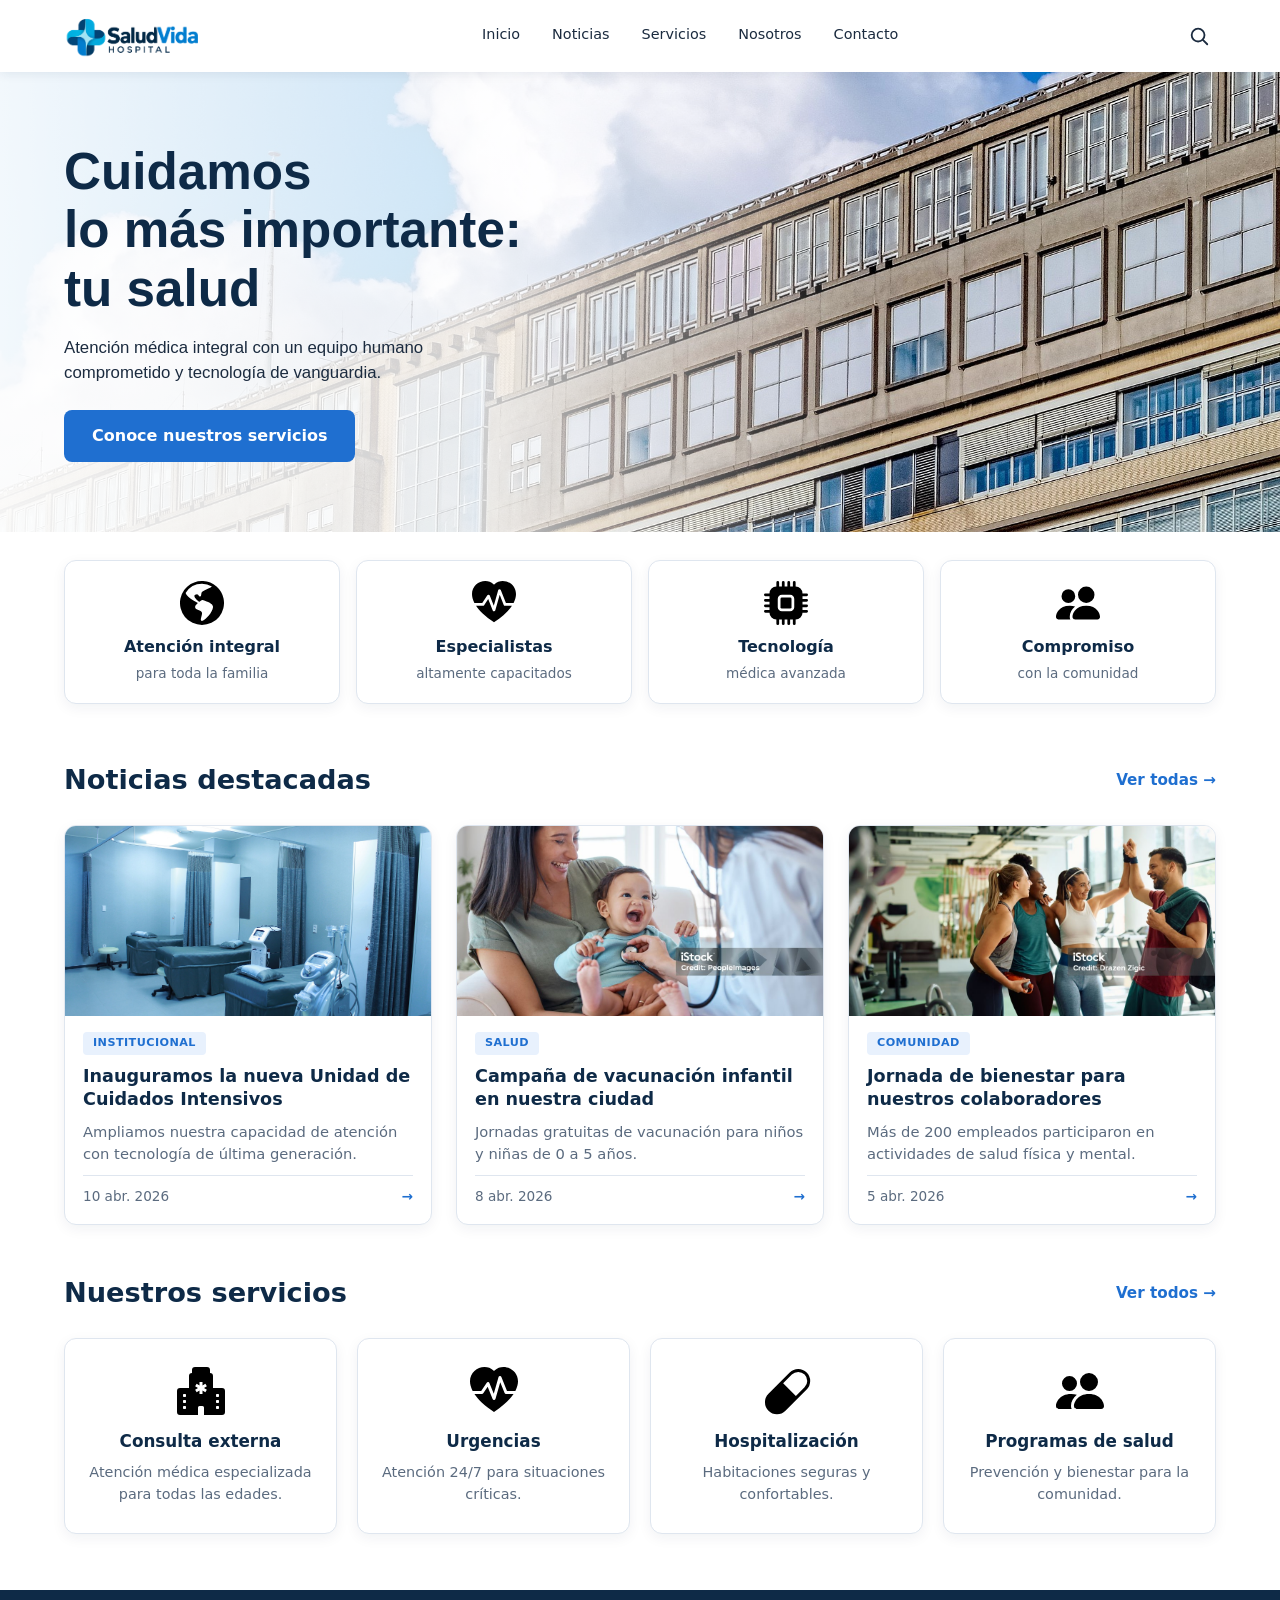
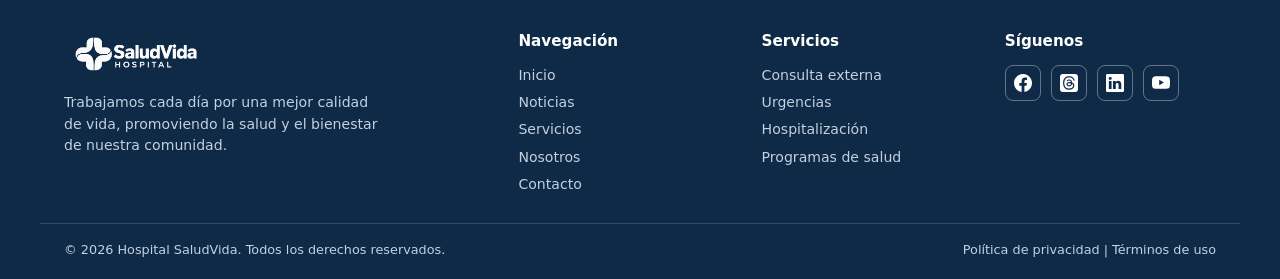
<file: index.html>
<!DOCTYPE html>
<html lang="es">
<head>
    <meta charset="UTF-8">
    <meta name="description" content="Hospital SaludVida: atención médica integral con un equipo humano comprometido y tecnología de vanguardia.">
    <meta name="viewport" content="width=device-width, initial-scale=1.0">
    <title>SaludVida Hospital</title>
    <link rel="stylesheet" href="css/styles.css">
</head>
<body>
    <header class="header">
        <div class="container header-container">
            <a class="brand" href="index.html">
                <img src="img/logos/logo-saludvida-header.png" alt="Logo SaludVida Hospital" class="brand-img">
            </a>
            <nav class="nav" aria-label="Navegación principal">
                <a href="#inicio">Inicio</a>
                <a href="#noticias">Noticias</a>
                <a href="#servicios">Servicios</a>
                <a href="#nosotros">Nosotros</a>
                <a href="contacto.html">Contacto</a>
            </nav>
            <button class="search-btn" type="button" aria-label="Buscar">
                <svg width="22" height="22" viewBox="0 0 24 24" fill="none" stroke="currentColor" stroke-width="2" stroke-linecap="round" aria-hidden="true">
                    <circle cx="11" cy="11" r="7"></circle>
                    <line x1="16.5" y1="16.5" x2="21" y2="21"></line>
                </svg>
            </button>
        </div>
    </header>

    <main>
        <section class="hero" id="inicio">
            <img src="img/banner.jpg" alt="Fachada del hospital SaludVida" class="hero-img">
            <div class="container hero-content">
                <h1>Cuidamos <br>lo más importante: <br>tu salud</h1>
                <p class="hero-description">
                    Atención médica integral con un equipo humano comprometido y tecnología de vanguardia.
                </p>
                <a class="primary-action" href="#servicios">Conoce nuestros servicios</a>
            </div>
        </section>

        <section class="stats">
            <div class="container stats-grid">
                <div class="stat">
                    <img src="icons/atention.svg" alt="">
                    <strong>Atención integral</strong>
                    <span>para toda la familia</span>
                </div>
                <div class="stat">
                    <img src="icons/urgencias.svg" alt="">
                    <strong>Especialistas</strong>
                    <span>altamente capacitados</span>
                </div>
                <div class="stat">
                    <img src="icons/tecnologia.svg" alt="">
                    <strong>Tecnología</strong>
                    <span>médica avanzada</span>
                </div>
                <div class="stat">
                    <img src="icons/comunidad.svg" alt="">
                    <strong>Compromiso</strong>
                    <span>con la comunidad</span>
                </div>
            </div>
        </section>

        <section class="notices" id="noticias">
            <div class="container">
                <header class="section-heading">
                    <h2>Noticias destacadas</h2>
                    <a class="see-all" href="noticias.html">Ver todas →</a>
                </header>
                <div class="notices-grid">
                    <article class="notice-card">
                        <div class="notice-image"><img src="img/card1.jpg" alt="Unidad de cuidados intensivos"></div>
                        <div class="notice-body">
                            <span class="tag tag-institucional">INSTITUCIONAL</span>
                            <h3>Inauguramos la nueva Unidad de Cuidados Intensivos</h3>
                            <p>Ampliamos nuestra capacidad de atención con tecnología de última generación.</p>
                            <a class="notice-link" href="noticias.html"><span>10 abr. 2026</span><span>→</span></a>
                        </div>
                    </article>

                    <article class="notice-card">
                        <div class="notice-image"><img src="img/card2.jpg" alt="Vacunación infantil"></div>
                        <div class="notice-body">
                            <span class="tag tag-salud">SALUD</span>
                            <h3>Campaña de vacunación infantil en nuestra ciudad</h3>
                            <p>Jornadas gratuitas de vacunación para niños y niñas de 0 a 5 años.</p>
                            <a class="notice-link" href="noticias.html"><span>8 abr. 2026</span><span>→</span></a>
                        </div>
                    </article>

                    <article class="notice-card">
                        <div class="notice-image"><img src="img/card3.jpg" alt="Jornada de bienestar"></div>
                        <div class="notice-body">
                            <span class="tag tag-comunidad">COMUNIDAD</span>
                            <h3>Jornada de bienestar para nuestros colaboradores</h3>
                            <p>Más de 200 empleados participaron en actividades de salud física y mental.</p>
                            <a class="notice-link" href="noticias.html"><span>5 abr. 2026</span><span>→</span></a>
                        </div>
                    </article>
                </div>
            </div>
        </section>

        <section class="services" id="servicios">
            <div class="container">
                <header class="section-heading">
                    <h2>Nuestros servicios</h2>
                    <a class="see-all" href="servicios.html">Ver todos →</a>
                </header>
                <div class="services-grid">
                    <article class="service-card">
                        <img src="icons/consulta.svg" alt="">
                        <h3>Consulta externa</h3>
                        <p>Atención médica especializada para todas las edades.</p>
                    </article>

                    <article class="service-card">
                        <img src="icons/urgencias.svg" alt="">
                        <h3>Urgencias</h3>
                        <p>Atención 24/7 para situaciones críticas.</p>
                    </article>

                    <article class="service-card">
                        <img src="icons/hospitalizacion.svg" alt="">
                        <h3>Hospitalización</h3>
                        <p>Habitaciones seguras y confortables.</p>
                    </article>

                    <article class="service-card">
                        <img src="icons/comunidad.svg" alt="">
                        <h3>Programas de salud</h3>
                        <p>Prevención y bienestar para la comunidad.</p>
                    </article>
                </div>
            </div>
        </section>
    </main>

    <footer class="footer" id="contacto">
        <div class="container footer-grid">
            <div class="footer-brand" id="nosotros">
                <img src="img/logos/logo-saludvida-footer.png" alt="SaludVida Hospital">
                <p>Trabajamos cada día por una mejor calidad de vida, promoviendo la salud y el bienestar de nuestra comunidad.</p>
            </div>

            <section>
                <h3>Navegación</h3>
                <ul class="footer-links">
                    <li><a href="#inicio">Inicio</a></li>
                    <li><a href="#noticias">Noticias</a></li>
                    <li><a href="#servicios">Servicios</a></li>
                    <li><a href="#nosotros">Nosotros</a></li>
                    <li><a href="contacto.html">Contacto</a></li>
                </ul>
            </section>

            <section>
                <h3>Servicios</h3>
                <ul class="footer-links">
                    <li>Consulta externa</li>
                    <li>Urgencias</li>
                    <li>Hospitalización</li>
                    <li>Programas de salud</li>
                </ul>
            </section>

            <section>
                <h3>Síguenos</h3>
                <div class="footer-redes">
                    <a href="#" aria-label="Facebook"><img src="icons/facebook.svg" alt=""></a>
                    <a href="#" aria-label="Threads"><img src="icons/threads-fill.svg" alt=""></a>
                    <a href="#" aria-label="LinkedIn"><img src="icons/linkedin.svg" alt=""></a>
                    <a href="#" aria-label="YouTube"><img src="icons/youtube.svg" alt=""></a>
                </div>
            </section>
        </div>

        <div class="container footer-bottom">
            <span>© 2026 Hospital SaludVida. Todos los derechos reservados.</span>
            <span>Política de privacidad | Términos de uso</span>
        </div>
    </footer>
</body>
</html>
</file>
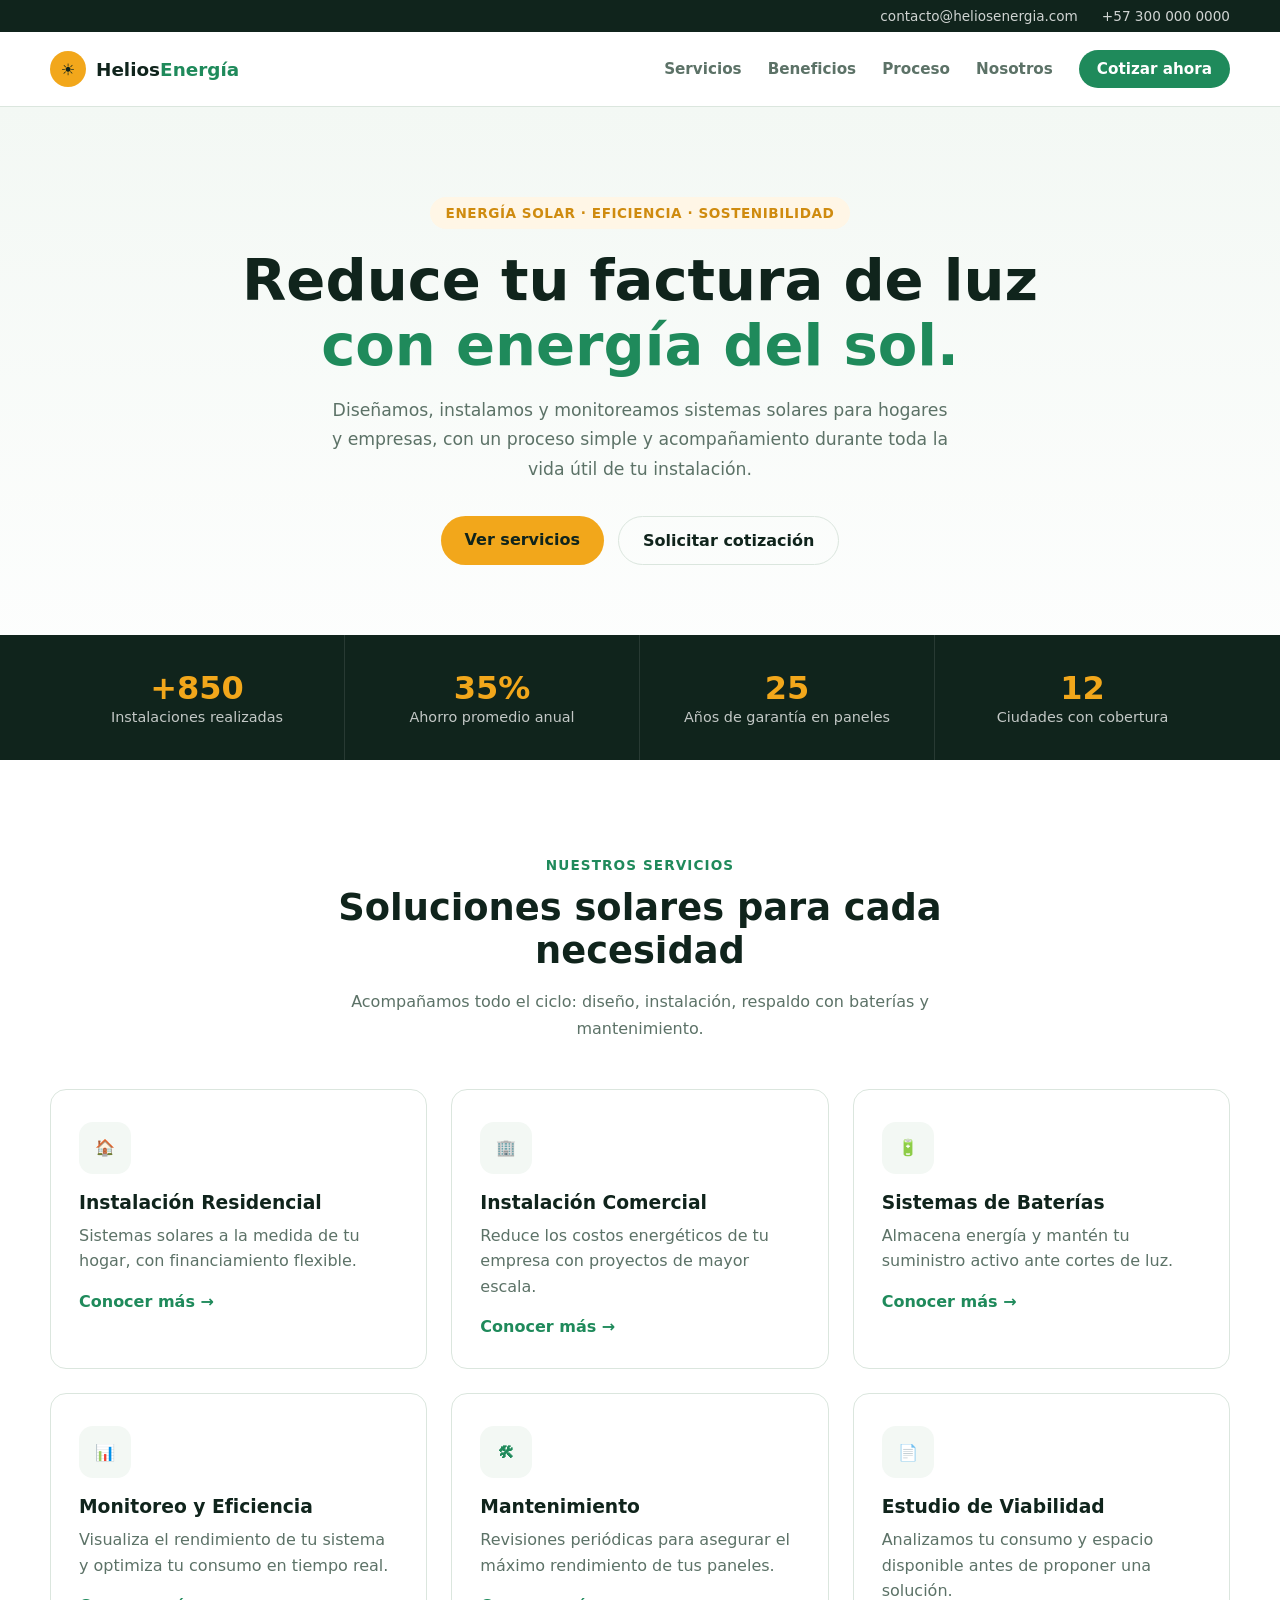
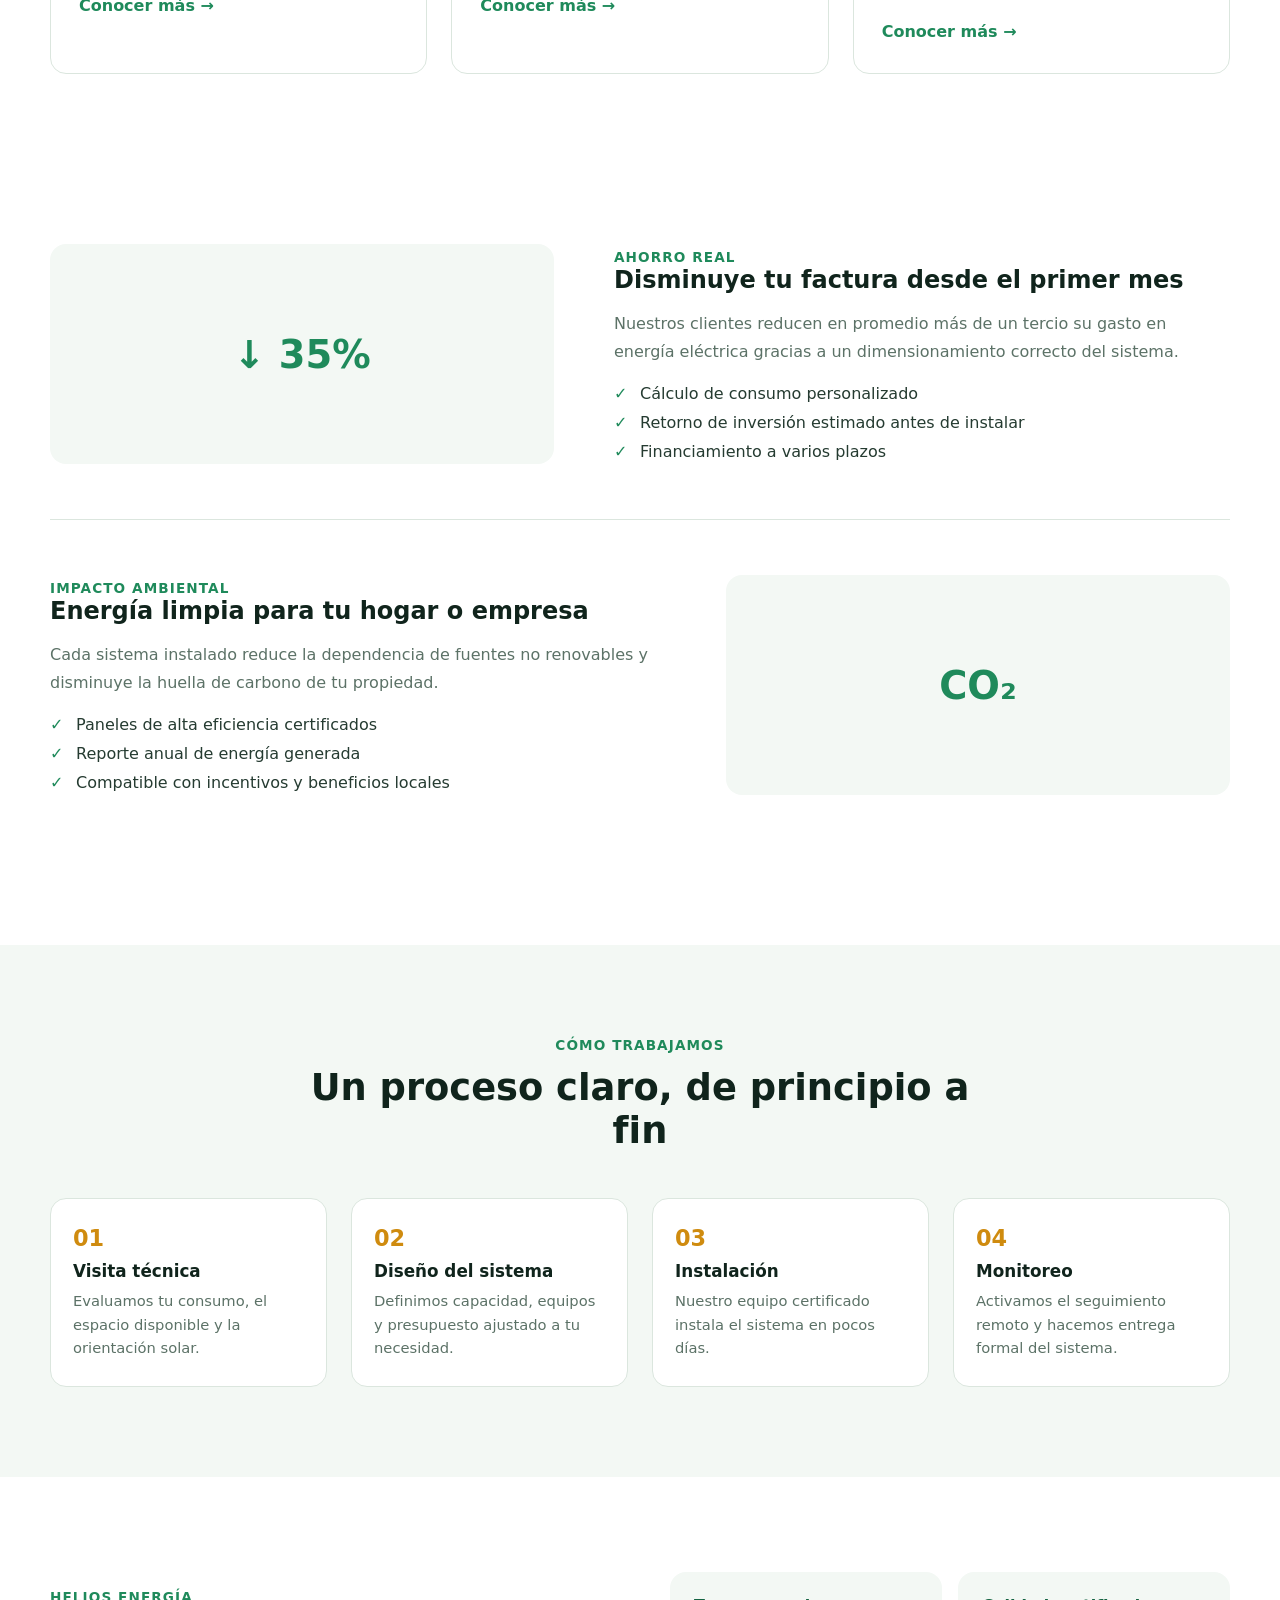
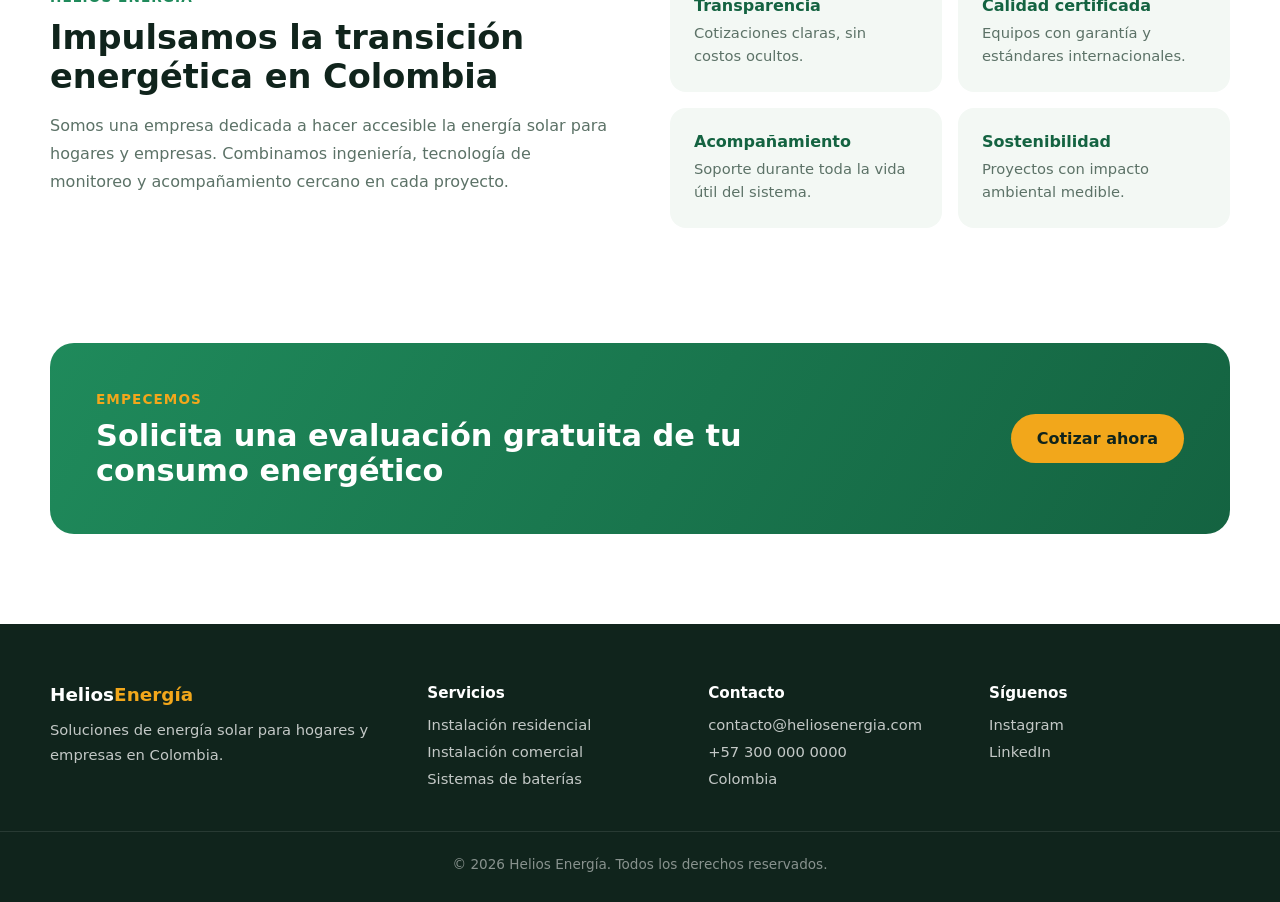
<file: helios-energia/index.html>
<!doctype html>
<html lang="es">
<head>
    <meta charset="utf-8">
    <meta name="viewport" content="width=device-width, initial-scale=1">
    <meta name="description" content="Instalación de paneles solares, baterías y eficiencia energética para hogares y empresas.">
    <title>Inicio | Helios Energía</title>
    <link rel="stylesheet" href="styles.css">
</head>
<body>

    <div class="topbar">
        <div class="container topbar-container">
            <a href="">contacto@heliosenergia.com</a>
            <a href="">+57 300 000 0000</a>
        </div>
    </div>

    <header class="header">
        <div class="container header-container">
            <a class="brand" href="index.html">
                <span class="brand-icon">☀</span>
                <span class="brand-name">Helios<span>Energía</span></span>
            </a>
            <nav class="nav" aria-label="Navegación principal">
                <a href="#servicios">Servicios</a>
                <a href="#beneficios">Beneficios</a>
                <a href="#proceso">Proceso</a>
                <a href="#nosotros">Nosotros</a>
                <a class="nav-cta" href="#contacto">Cotizar ahora</a>
            </nav>
        </div>
    </header>

    <main>

        <section class="hero">
            <div class="container">
                <span class="hero-badge">ENERGÍA SOLAR · EFICIENCIA · SOSTENIBILIDAD</span>
                <h1>Reduce tu factura de luz <span>con energía del sol.</span></h1>
                <p class="hero-description">
                    Diseñamos, instalamos y monitoreamos sistemas solares para hogares
                    y empresas, con un proceso simple y acompañamiento durante toda
                    la vida útil de tu instalación.
                </p>
                <div class="hero-actions">
                    <a class="primary-action" href="#servicios">Ver servicios</a>
                    <a class="secondary-action" href="#contacto">Solicitar cotización</a>
                </div>
            </div>

            <div class="stats">
                <div class="container stats-grid">
                    <div class="stat"><strong>+850</strong><span>Instalaciones realizadas</span></div>
                    <div class="stat"><strong>35%</strong><span>Ahorro promedio anual</span></div>
                    <div class="stat"><strong>25</strong><span>Años de garantía en paneles</span></div>
                    <div class="stat"><strong>12</strong><span>Ciudades con cobertura</span></div>
                </div>
            </div>
        </section>

        <section class="services" id="servicios">
            <div class="container">
                <header class="section-heading">
                    <span class="section-label">NUESTROS SERVICIOS</span>
                    <h2>Soluciones solares para cada necesidad</h2>
                    <p>Acompañamos todo el ciclo: diseño, instalación, respaldo con baterías y mantenimiento.</p>
                </header>
                <div class="services-grid">
                    <article class="service-card">
                        <div class="service-icon">🏠</div>
                        <h3>Instalación Residencial</h3>
                        <p>Sistemas solares a la medida de tu hogar, con financiamiento flexible.</p>
                        <a class="service-link" href="instalacion-residencial.html">Conocer más →</a>
                    </article>
                    <article class="service-card">
                        <div class="service-icon">🏢</div>
                        <h3>Instalación Comercial</h3>
                        <p>Reduce los costos energéticos de tu empresa con proyectos de mayor escala.</p>
                        <a class="service-link" href="#contacto">Conocer más →</a>
                    </article>
                    <article class="service-card">
                        <div class="service-icon">🔋</div>
                        <h3>Sistemas de Baterías</h3>
                        <p>Almacena energía y mantén tu suministro activo ante cortes de luz.</p>
                        <a class="service-link" href="#contacto">Conocer más →</a>
                    </article>
                    <article class="service-card">
                        <div class="service-icon">📊</div>
                        <h3>Monitoreo y Eficiencia</h3>
                        <p>Visualiza el rendimiento de tu sistema y optimiza tu consumo en tiempo real.</p>
                        <a class="service-link" href="#contacto">Conocer más →</a>
                    </article>
                    <article class="service-card">
                        <div class="service-icon">🛠</div>
                        <h3>Mantenimiento</h3>
                        <p>Revisiones periódicas para asegurar el máximo rendimiento de tus paneles.</p>
                        <a class="service-link" href="#contacto">Conocer más →</a>
                    </article>
                    <article class="service-card">
                        <div class="service-icon">📄</div>
                        <h3>Estudio de Viabilidad</h3>
                        <p>Analizamos tu consumo y espacio disponible antes de proponer una solución.</p>
                        <a class="service-link" href="#contacto">Conocer más →</a>
                    </article>
                </div>
            </div>
        </section>

        <section class="benefits" id="beneficios">
            <div class="container">
                <div class="benefit-row">
                    <div class="benefit-visual">↓ 35%</div>
                    <div class="benefit-text">
                        <span class="section-label">AHORRO REAL</span>
                        <h3>Disminuye tu factura desde el primer mes</h3>
                        <p>Nuestros clientes reducen en promedio más de un tercio su gasto en energía eléctrica gracias a un dimensionamiento correcto del sistema.</p>
                        <ul class="benefit-list">
                            <li>Cálculo de consumo personalizado</li>
                            <li>Retorno de inversión estimado antes de instalar</li>
                            <li>Financiamiento a varios plazos</li>
                        </ul>
                    </div>
                </div>
                <div class="benefit-row reverse">
                    <div class="benefit-visual">CO₂</div>
                    <div class="benefit-text">
                        <span class="section-label">IMPACTO AMBIENTAL</span>
                        <h3>Energía limpia para tu hogar o empresa</h3>
                        <p>Cada sistema instalado reduce la dependencia de fuentes no renovables y disminuye la huella de carbono de tu propiedad.</p>
                        <ul class="benefit-list">
                            <li>Paneles de alta eficiencia certificados</li>
                            <li>Reporte anual de energía generada</li>
                            <li>Compatible con incentivos y beneficios locales</li>
                        </ul>
                    </div>
                </div>
            </div>
        </section>

        <section class="process" id="proceso">
            <div class="container">
                <header class="section-heading">
                    <span class="section-label">CÓMO TRABAJAMOS</span>
                    <h2>Un proceso claro, de principio a fin</h2>
                </header>
                <div class="steps">
                    <article class="step">
                        <span>01</span>
                        <h3>Visita técnica</h3>
                        <p>Evaluamos tu consumo, el espacio disponible y la orientación solar.</p>
                    </article>
                    <article class="step">
                        <span>02</span>
                        <h3>Diseño del sistema</h3>
                        <p>Definimos capacidad, equipos y presupuesto ajustado a tu necesidad.</p>
                    </article>
                    <article class="step">
                        <span>03</span>
                        <h3>Instalación</h3>
                        <p>Nuestro equipo certificado instala el sistema en pocos días.</p>
                    </article>
                    <article class="step">
                        <span>04</span>
                        <h3>Monitoreo</h3>
                        <p>Activamos el seguimiento remoto y hacemos entrega formal del sistema.</p>
                    </article>
                </div>
            </div>
        </section>

        <section class="about" id="nosotros">
            <div class="container about-grid">
                <div class="about-text">
                    <span class="section-label">HELIOS ENERGÍA</span>
                    <h2>Impulsamos la transición energética en Colombia</h2>
                    <p>
                        Somos una empresa dedicada a hacer accesible la energía solar
                        para hogares y empresas. Combinamos ingeniería, tecnología de
                        monitoreo y acompañamiento cercano en cada proyecto.
                    </p>
                </div>
                <div class="about-values">
                    <div class="value-card">
                        <h4>Transparencia</h4>
                        <p>Cotizaciones claras, sin costos ocultos.</p>
                    </div>
                    <div class="value-card">
                        <h4>Calidad certificada</h4>
                        <p>Equipos con garantía y estándares internacionales.</p>
                    </div>
                    <div class="value-card">
                        <h4>Acompañamiento</h4>
                        <p>Soporte durante toda la vida útil del sistema.</p>
                    </div>
                    <div class="value-card">
                        <h4>Sostenibilidad</h4>
                        <p>Proyectos con impacto ambiental medible.</p>
                    </div>
                </div>
            </div>
        </section>

        <section class="cta">
            <div class="container">
                <div class="cta-box">
                    <div>
                        <span class="section-label">EMPECEMOS</span>
                        <h2>Solicita una evaluación gratuita de tu consumo energético</h2>
                    </div>
                    <a class="cta-button" href="#contacto">Cotizar ahora</a>
                </div>
            </div>
        </section>

    </main>

    <footer class="footer" id="contacto">
        <div class="container footer-grid">
            <div class="footer-brand">
                <span class="brand-name">Helios<span>Energía</span></span>
                <p>Soluciones de energía solar para hogares y empresas en Colombia.</p>
            </div>
            <section>
                <h3>Servicios</h3>
                <ul class="footer-links">
                    <li><a href="instalacion-residencial.html">Instalación residencial</a></li>
                    <li><a href="#servicios">Instalación comercial</a></li>
                    <li><a href="#servicios">Sistemas de baterías</a></li>
                </ul>
            </section>
            <section>
                <h3>Contacto</h3>
                <ul class="footer-links">
                    <li><a href="mailto:contacto@heliosenergia.com">contacto@heliosenergia.com</a></li>
                    <li><a href="tel:+573000000000">+57 300 000 0000</a></li>
                    <li>Colombia</li>
                </ul>
            </section>
            <section>
                <h3>Síguenos</h3>
                <ul class="footer-links">
                    <li><a href="https://www.instagram.com/" target="_blank" rel="noopener noreferrer">Instagram</a></li>
                    <li><a href="https://www.linkedin.com/" target="_blank" rel="noopener noreferrer">LinkedIn</a></li>
                </ul>
            </section>
        </div>
        <div class="footer-bottom">© 2026 Helios Energía. Todos los derechos reservados.</div>
    </footer>

</body>
</html>
</file>
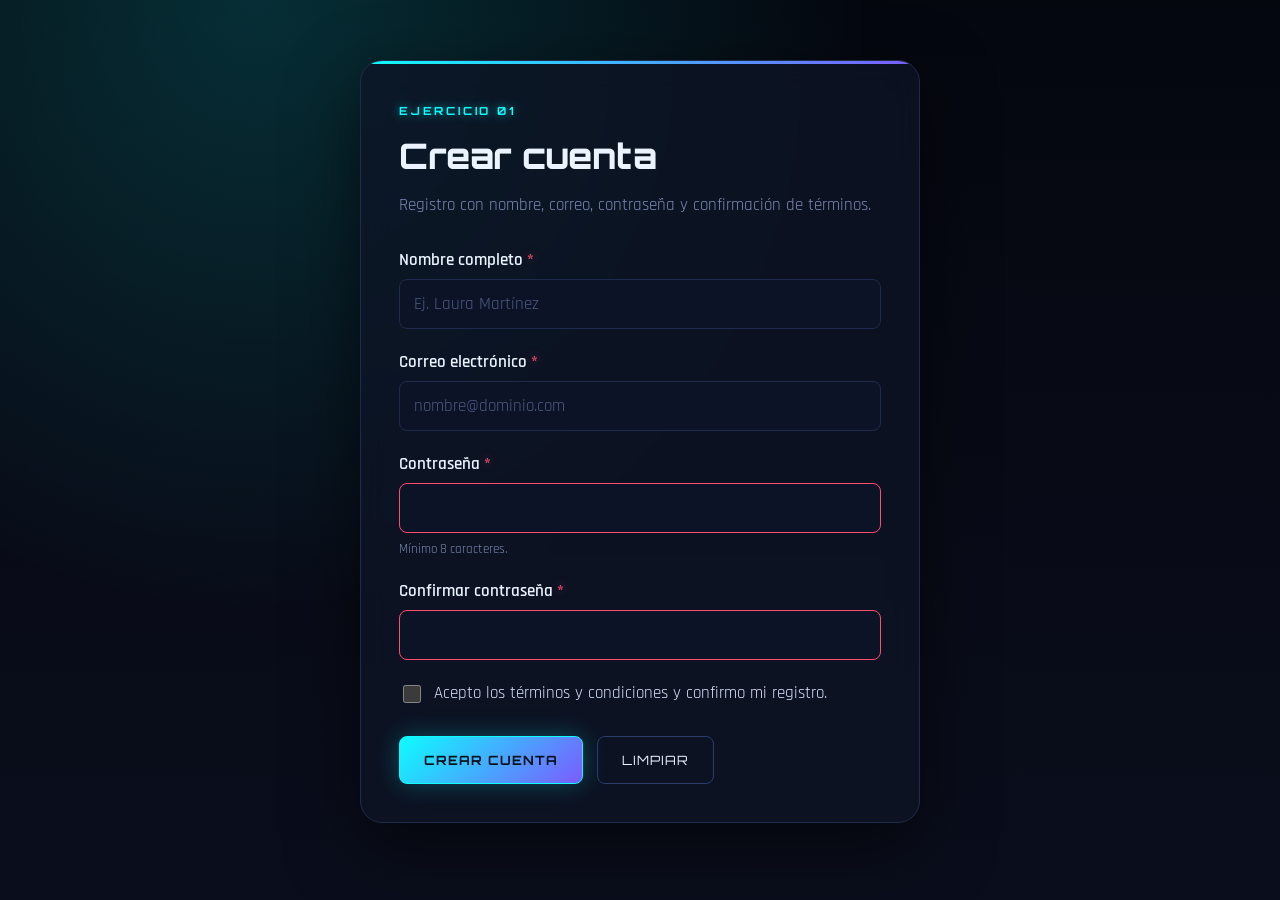
<file: taller2-parte2/ejercicio1-registro/index.html>
<!DOCTYPE html>
<html lang="es">
<head>
  <meta charset="UTF-8">
  <meta name="viewport" content="width=device-width, initial-scale=1.0">
  <title>Ejercicio 1 · Registro</title>
  <link href="https://fonts.googleapis.com/css2?family=Orbitron:wght@600;800&family=Rajdhani:wght@400;500;600;700&display=swap" rel="stylesheet">
  <link rel="stylesheet" href="styles.css">
</head>
<body>
  <main class="form-page">
    <section class="form-section">
      <div class="form-container">
        <header class="form-header">
          <span class="eyebrow">EJERCICIO 01</span>
          <h1>Crear cuenta</h1>
          <p>Registro con nombre, correo, contraseña y confirmación de términos.</p>
        </header>

        <form class="contact-form" action="#" method="post" novalidate>
          <div class="form-field">
            <label for="nombre">
              Nombre completo
              <span class="required-mark" aria-hidden="true">*</span>
            </label>
            <input
              type="text"
              id="nombre"
              name="nombre"
              autocomplete="name"
              placeholder="Ej. Laura Martínez"
              minlength="3"
              required
            >
          </div>

          <div class="form-field">
            <label for="email">
              Correo electrónico
              <span class="required-mark" aria-hidden="true">*</span>
            </label>
            <input
              type="email"
              id="email"
              name="email"
              autocomplete="email"
              placeholder="nombre@dominio.com"
              required
            >
          </div>

          <div class="form-field">
            <label for="password">
              Contraseña
              <span class="required-mark" aria-hidden="true">*</span>
            </label>
            <input
              type="password"
              id="password"
              name="password"
              minlength="8"
              autocomplete="new-password"
              aria-describedby="password-help"
              required
            >
            <small id="password-help" class="field-help">Mínimo 8 caracteres.</small>
          </div>

          <div class="form-field">
            <label for="password2">
              Confirmar contraseña
              <span class="required-mark" aria-hidden="true">*</span>
            </label>
            <input
              type="password"
              id="password2"
              name="password2"
              minlength="8"
              autocomplete="new-password"
              required
            >
          </div>

          <label class="choice">
            <input type="checkbox" name="terminos" required>
            <span>Acepto los términos y condiciones y confirmo mi registro.</span>
          </label>

          <div class="form-actions">
            <button type="submit" class="button button-primary">Crear cuenta</button>
            <button type="reset" class="button button-secondary">Limpiar</button>
          </div>
        </form>
      </div>
    </section>
  </main>
</body>
</html>
</file>
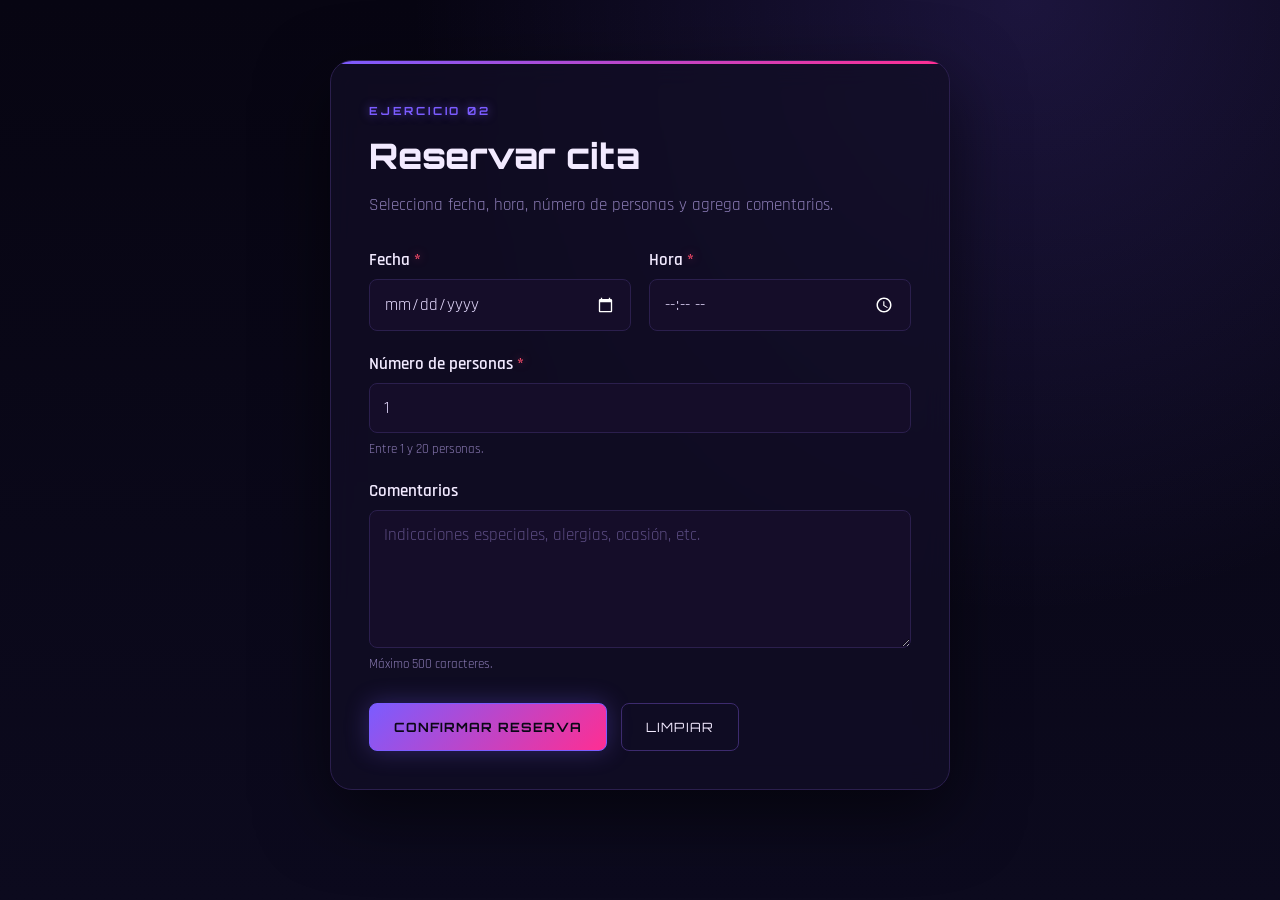
<file: taller2-parte2/ejercicio2-reserva/index.html>
<!DOCTYPE html>
<html lang="es">
<head>
  <meta charset="UTF-8">
  <meta name="viewport" content="width=device-width, initial-scale=1.0">
  <title>Ejercicio 2 · Reserva</title>
  <link href="https://fonts.googleapis.com/css2?family=Orbitron:wght@600;800&family=Rajdhani:wght@400;500;600;700&display=swap" rel="stylesheet">
  <link rel="stylesheet" href="styles.css">
</head>
<body>
  <main class="form-page">
    <section class="form-section">
      <div class="form-container">
        <header class="form-header">
          <span class="eyebrow">EJERCICIO 02</span>
          <h1>Reservar cita</h1>
          <p>Selecciona fecha, hora, número de personas y agrega comentarios.</p>
        </header>

        <form class="contact-form" action="#" method="post" novalidate>
          <div class="form-grid">
            <div class="form-field">
              <label for="fecha">
                Fecha
                <span class="required-mark" aria-hidden="true">*</span>
              </label>
              <input type="date" id="fecha" name="fecha" required>
            </div>
            <div class="form-field">
              <label for="hora">
                Hora
                <span class="required-mark" aria-hidden="true">*</span>
              </label>
              <input type="time" id="hora" name="hora" required>
            </div>
          </div>

          <div class="form-field">
            <label for="personas">
              Número de personas
              <span class="required-mark" aria-hidden="true">*</span>
            </label>
            <input
              type="number"
              id="personas"
              name="personas"
              min="1"
              max="20"
              step="1"
              value="1"
              aria-describedby="personas-help"
              required
            >
            <small id="personas-help" class="field-help">Entre 1 y 20 personas.</small>
          </div>

          <div class="form-field">
            <label for="comentarios">Comentarios</label>
            <textarea
              id="comentarios"
              name="comentarios"
              rows="5"
              maxlength="500"
              placeholder="Indicaciones especiales, alergias, ocasión, etc."
            ></textarea>
            <small class="field-help">Máximo 500 caracteres.</small>
          </div>

          <div class="form-actions">
            <button type="submit" class="button button-primary">Confirmar reserva</button>
            <button type="reset" class="button button-secondary">Limpiar</button>
          </div>
        </form>
      </div>
    </section>
  </main>
</body>
</html>
</file>
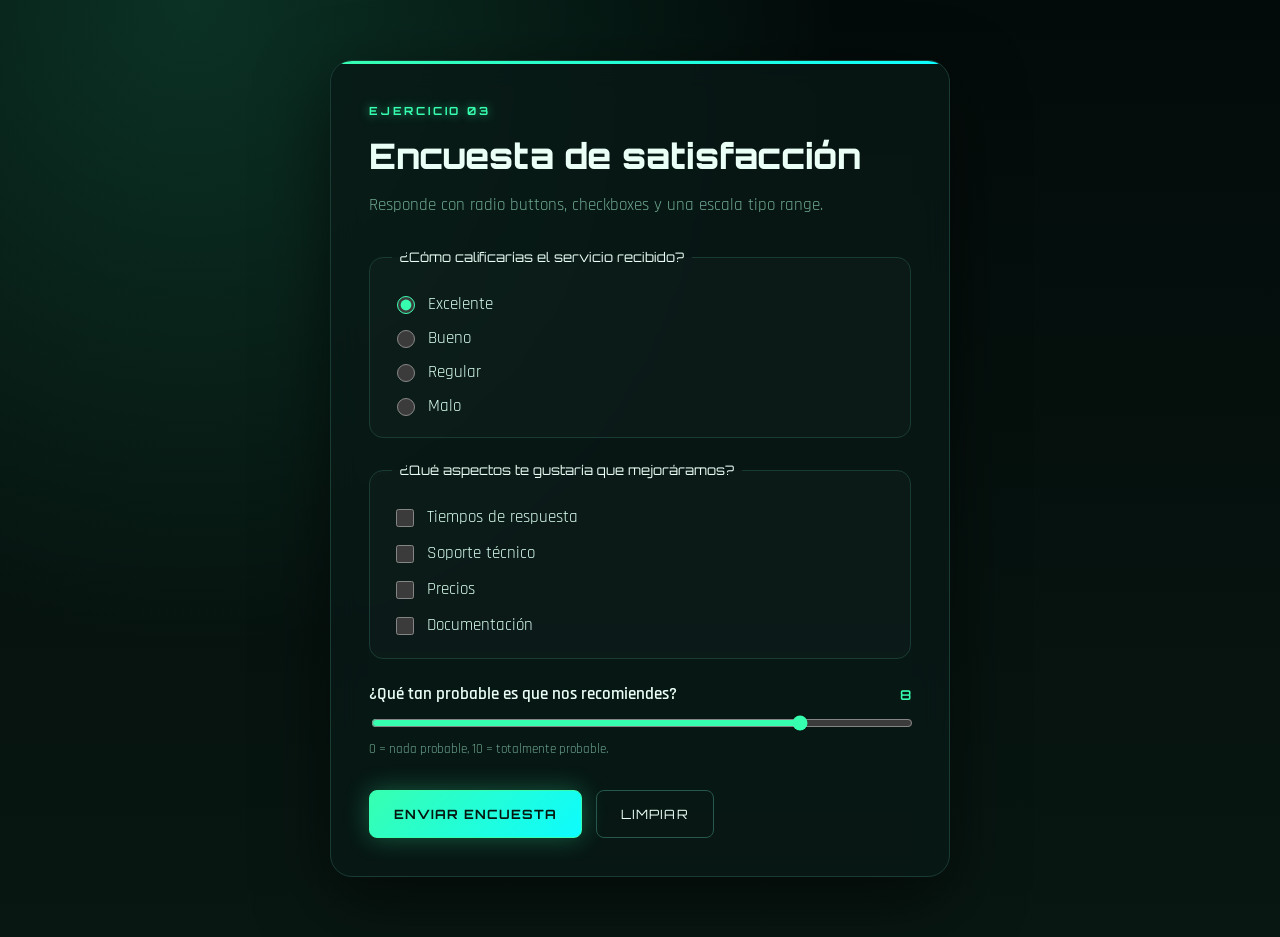
<file: taller2-parte2/ejercicio3-encuesta/index.html>
<!DOCTYPE html>
<html lang="es">
<head>
  <meta charset="UTF-8">
  <meta name="viewport" content="width=device-width, initial-scale=1.0">
  <title>Ejercicio 3 · Encuesta</title>
  <link href="https://fonts.googleapis.com/css2?family=Orbitron:wght@600;800&family=Rajdhani:wght@400;500;600;700&display=swap" rel="stylesheet">
  <link rel="stylesheet" href="styles.css">
</head>
<body>
  <main class="form-page">
    <section class="form-section">
      <div class="form-container">
        <header class="form-header">
          <span class="eyebrow">EJERCICIO 03</span>
          <h1>Encuesta de satisfacción</h1>
          <p>Responde con radio buttons, checkboxes y una escala tipo range.</p>
        </header>

        <form class="contact-form" action="#" method="post" novalidate>
          <fieldset>
            <legend>¿Cómo calificarías el servicio recibido?</legend>
            <div class="choice-list">
              <label class="choice">
                <input type="radio" name="calificacion" value="excelente" checked>
                <span>Excelente</span>
              </label>
              <label class="choice">
                <input type="radio" name="calificacion" value="bueno">
                <span>Bueno</span>
              </label>
              <label class="choice">
                <input type="radio" name="calificacion" value="regular">
                <span>Regular</span>
              </label>
              <label class="choice">
                <input type="radio" name="calificacion" value="malo">
                <span>Malo</span>
              </label>
            </div>
          </fieldset>

          <fieldset>
            <legend>¿Qué aspectos te gustaría que mejoráramos?</legend>
            <div class="choice-list">
              <label class="choice">
                <input type="checkbox" name="mejoras" value="tiempos">
                <span>Tiempos de respuesta</span>
              </label>
              <label class="choice">
                <input type="checkbox" name="mejoras" value="soporte">
                <span>Soporte técnico</span>
              </label>
              <label class="choice">
                <input type="checkbox" name="mejoras" value="precios">
                <span>Precios</span>
              </label>
              <label class="choice">
                <input type="checkbox" name="mejoras" value="documentacion">
                <span>Documentación</span>
              </label>
            </div>
          </fieldset>

          <div class="form-field">
            <label for="recomendacion">
              ¿Qué tan probable es que nos recomiendes?
              <output id="recomendacion-valor" class="range-output" for="recomendacion">8</output>
            </label>
            <input
              type="range"
              id="recomendacion"
              name="recomendacion"
              min="0"
              max="10"
              step="1"
              value="8"
              aria-describedby="recomendacion-help"
            >
            <small id="recomendacion-help" class="field-help">0 = nada probable, 10 = totalmente probable.</small>
          </div>

          <div class="form-actions">
            <button type="submit" class="button button-primary">Enviar encuesta</button>
            <button type="reset" class="button button-secondary">Limpiar</button>
          </div>
        </form>
      </div>
    </section>
  </main>

  <script>
    const rango = document.getElementById('recomendacion');
    const salida = document.getElementById('recomendacion-valor');
    if (rango && salida) {
      rango.addEventListener('input', () => { salida.textContent = rango.value; });
    }
  </script>
</body>
</html>
</file>
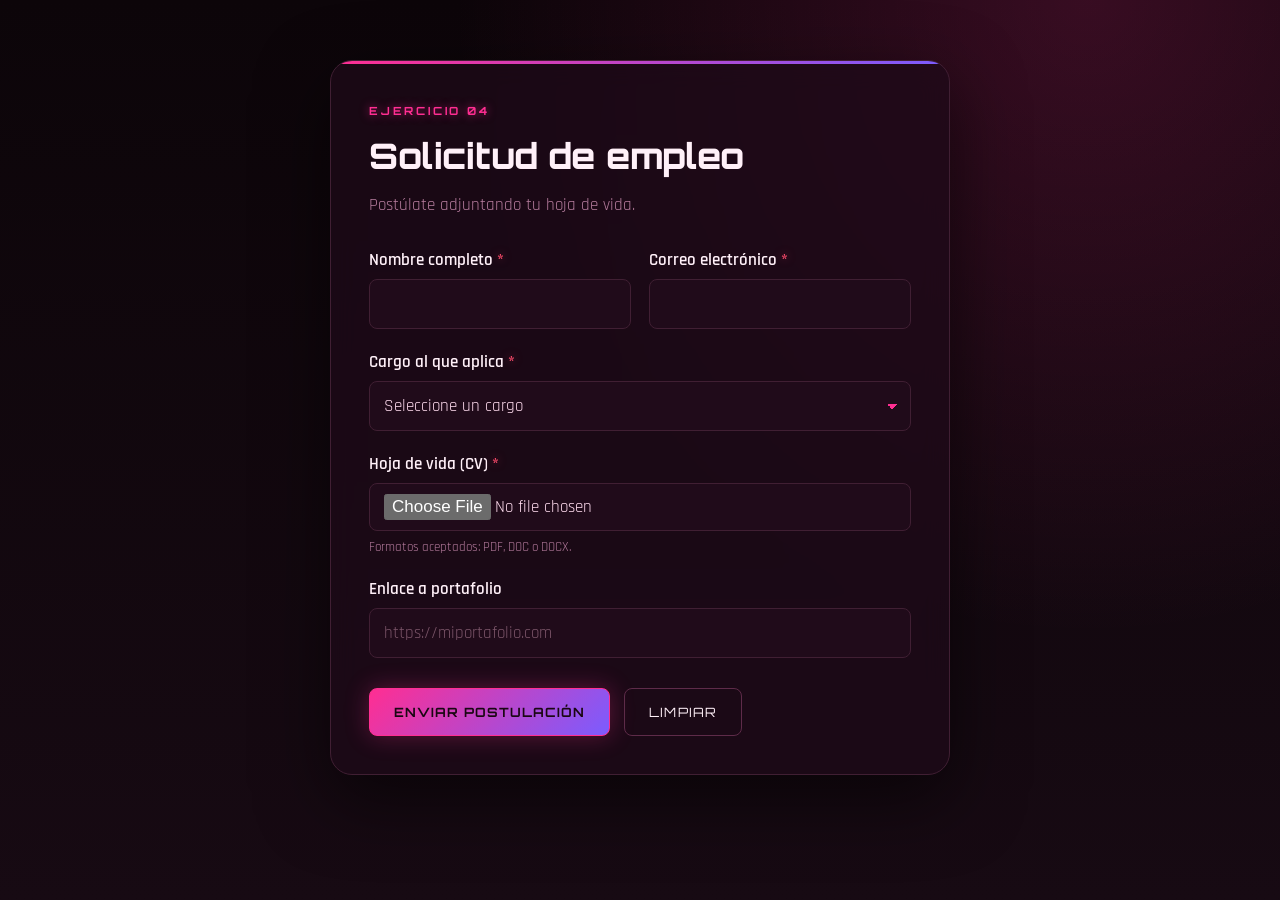
<file: taller2-parte2/ejercicio4-solicitud-laboral/index.html>
<!DOCTYPE html>
<html lang="es">
<head>
  <meta charset="UTF-8">
  <meta name="viewport" content="width=device-width, initial-scale=1.0">
  <title>Ejercicio 4 · Solicitud laboral</title>
  <link href="https://fonts.googleapis.com/css2?family=Orbitron:wght@600;800&family=Rajdhani:wght@400;500;600;700&display=swap" rel="stylesheet">
  <link rel="stylesheet" href="styles.css">
</head>
<body>
  <main class="form-page">
    <section class="form-section">
      <div class="form-container">
        <header class="form-header">
          <span class="eyebrow">EJERCICIO 04</span>
          <h1>Solicitud de empleo</h1>
          <p>Postúlate adjuntando tu hoja de vida.</p>
        </header>

        <form class="contact-form" action="#" method="post" novalidate>
          <div class="form-grid">
            <div class="form-field">
              <label for="nombre">
                Nombre completo
                <span class="required-mark" aria-hidden="true">*</span>
              </label>
              <input type="text" id="nombre" name="nombre" autocomplete="name" required>
            </div>
            <div class="form-field">
              <label for="email">
                Correo electrónico
                <span class="required-mark" aria-hidden="true">*</span>
              </label>
              <input type="email" id="email" name="email" autocomplete="email" required>
            </div>
          </div>

          <div class="form-field">
            <label for="cargo">
              Cargo al que aplica
              <span class="required-mark" aria-hidden="true">*</span>
            </label>
            <select id="cargo" name="cargo" required>
              <option value="" selected disabled>Seleccione un cargo</option>
              <option value="frontend">Desarrollador Frontend</option>
              <option value="backend">Desarrollador Backend</option>
              <option value="qa">Analista QA</option>
              <option value="soporte">Soporte Técnico</option>
            </select>
          </div>

          <div class="form-field">
            <label for="cv">
              Hoja de vida (CV)
              <span class="required-mark" aria-hidden="true">*</span>
            </label>
            <input
              type="file"
              id="cv"
              name="cv"
              accept=".pdf,.doc,.docx"
              aria-describedby="cv-help"
              required
            >
            <small id="cv-help" class="field-help">Formatos aceptados: PDF, DOC o DOCX.</small>
          </div>

          <div class="form-field">
            <label for="portafolio">Enlace a portafolio</label>
            <input type="url" id="portafolio" name="portafolio" placeholder="https://miportafolio.com">
          </div>

          <div class="form-actions">
            <button type="submit" class="button button-primary">Enviar postulación</button>
            <button type="reset" class="button button-secondary">Limpiar</button>
          </div>
        </form>
      </div>
    </section>
  </main>
</body>
</html>
</file>
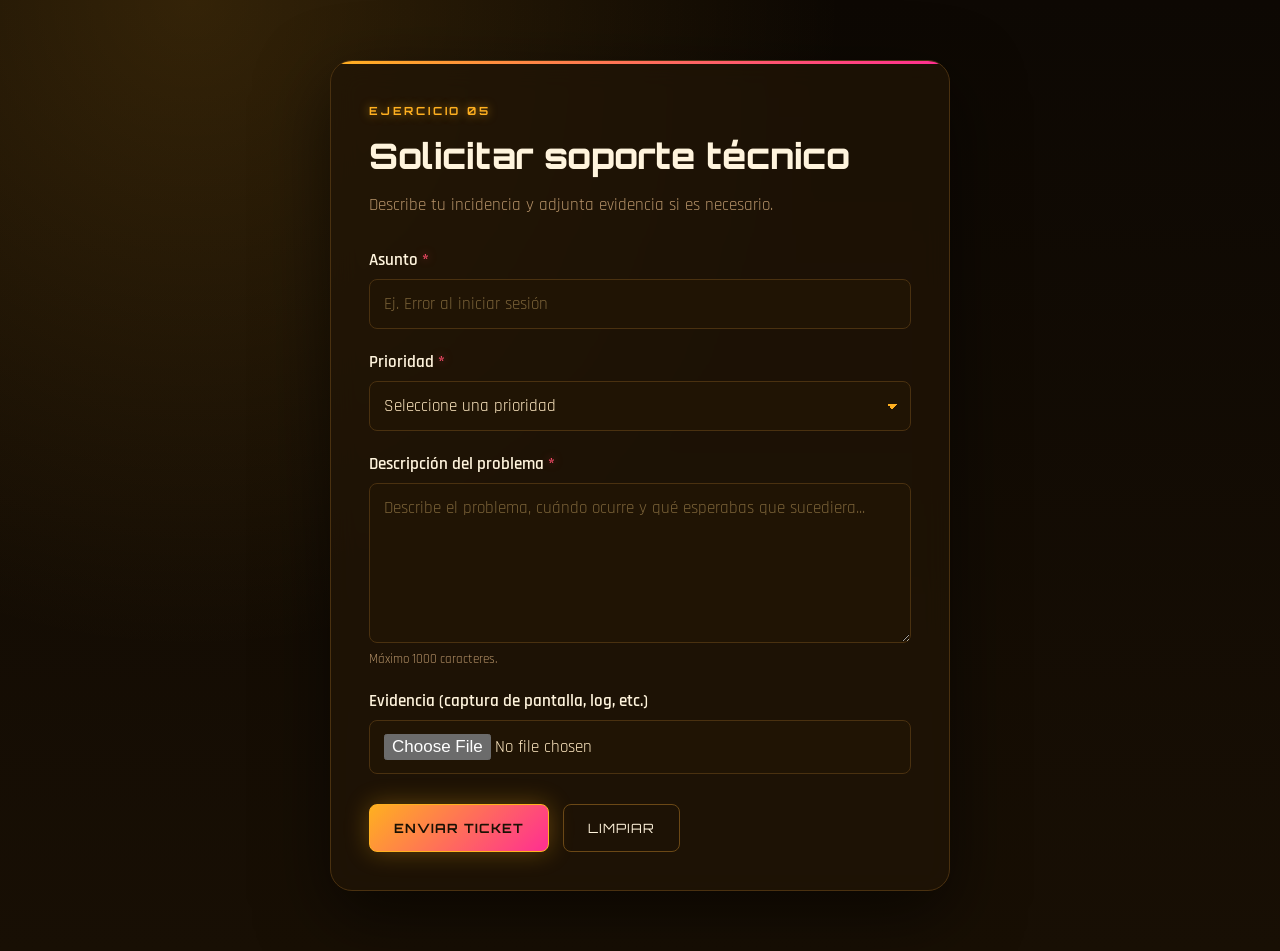
<file: taller2-parte2/ejercicio5-soporte/index.html>
<!DOCTYPE html>
<html lang="es">
<head>
  <meta charset="UTF-8">
  <meta name="viewport" content="width=device-width, initial-scale=1.0">
  <title>Ejercicio 5 · Soporte técnico</title>
  <link href="https://fonts.googleapis.com/css2?family=Orbitron:wght@600;800&family=Rajdhani:wght@400;500;600;700&display=swap" rel="stylesheet">
  <link rel="stylesheet" href="styles.css">
</head>
<body>
  <main class="form-page">
    <section class="form-section">
      <div class="form-container">
        <header class="form-header">
          <span class="eyebrow">EJERCICIO 05</span>
          <h1>Solicitar soporte técnico</h1>
          <p>Describe tu incidencia y adjunta evidencia si es necesario.</p>
        </header>

        <form class="contact-form" action="#" method="post" novalidate>
          <div class="form-field">
            <label for="asunto">
              Asunto
              <span class="required-mark" aria-hidden="true">*</span>
            </label>
            <input type="text" id="asunto" name="asunto" placeholder="Ej. Error al iniciar sesión" required>
          </div>

          <div class="form-field">
            <label for="prioridad">
              Prioridad
              <span class="required-mark" aria-hidden="true">*</span>
            </label>
            <select id="prioridad" name="prioridad" required>
              <option value="" selected disabled>Seleccione una prioridad</option>
              <option value="baja">Baja</option>
              <option value="media">Media</option>
              <option value="alta">Alta</option>
              <option value="critica">Crítica</option>
            </select>
          </div>

          <div class="form-field">
            <label for="descripcion">
              Descripción del problema
              <span class="required-mark" aria-hidden="true">*</span>
            </label>
            <textarea
              id="descripcion"
              name="descripcion"
              rows="6"
              maxlength="1000"
              placeholder="Describe el problema, cuándo ocurre y qué esperabas que sucediera..."
              required
            ></textarea>
            <small class="field-help">Máximo 1000 caracteres.</small>
          </div>

          <div class="form-field">
            <label for="evidencia">Evidencia (captura de pantalla, log, etc.)</label>
            <input type="file" id="evidencia" name="evidencia" accept="image/*,.pdf,.txt,.log">
          </div>

          <div class="form-actions">
            <button type="submit" class="button button-primary">Enviar ticket</button>
            <button type="reset" class="button button-secondary">Limpiar</button>
          </div>
        </form>
      </div>
    </section>
  </main>
</body>
</html>
</file>
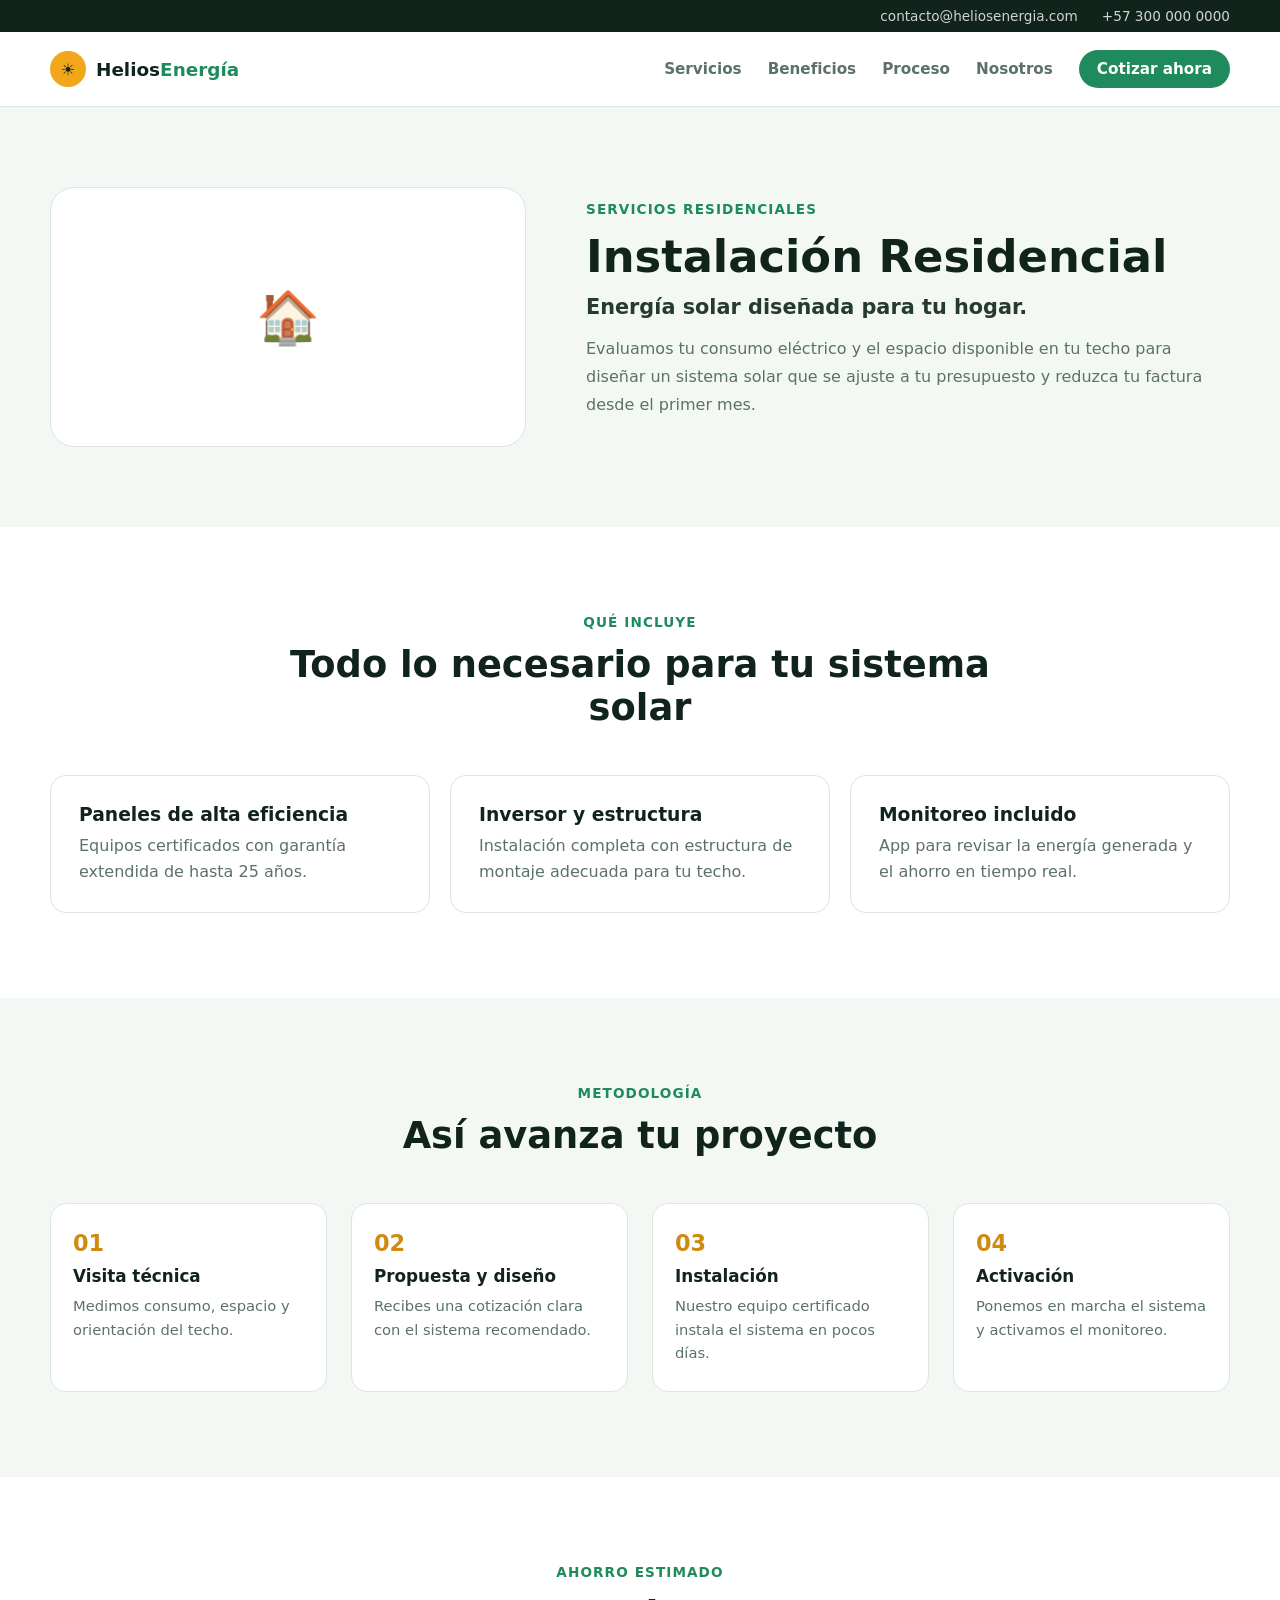
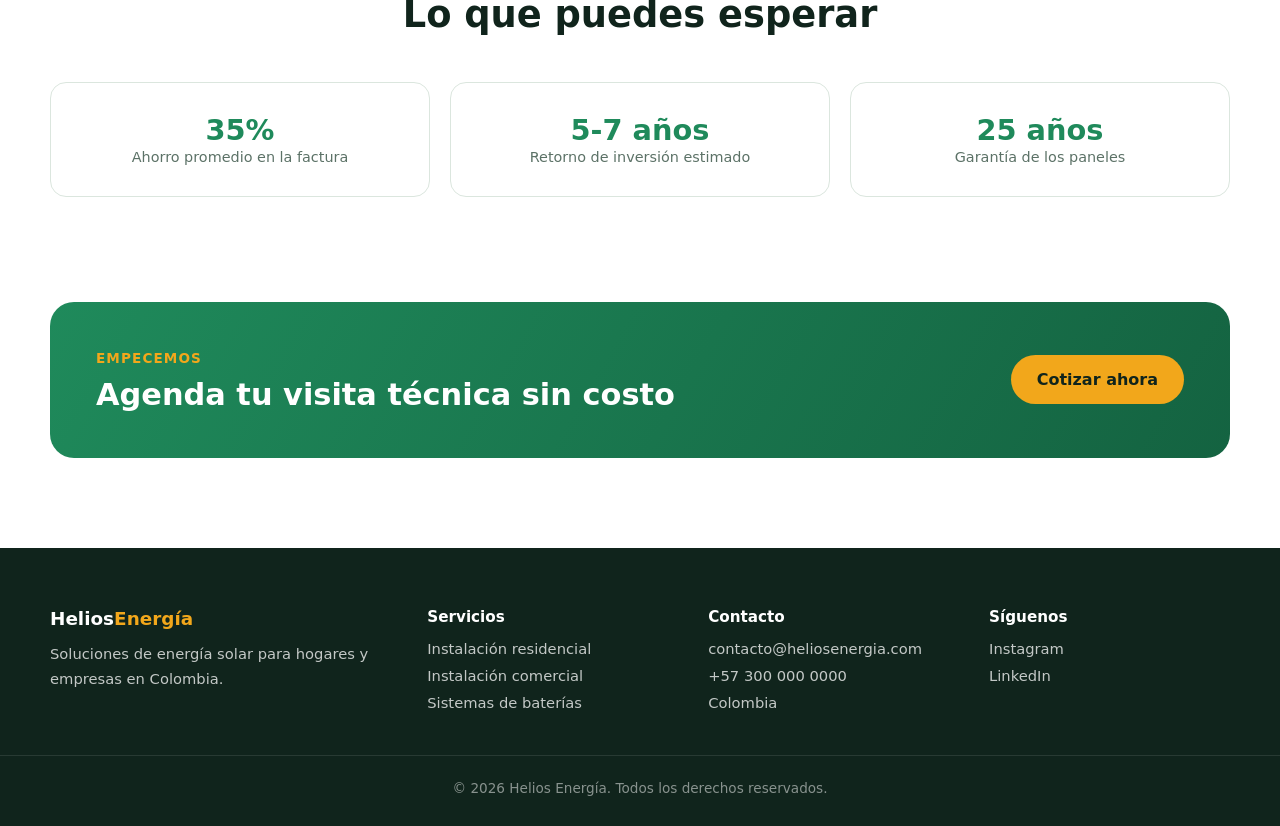
<file: helios-energia/instalacion-residencial.html>
<!doctype html>
<html lang="es">
<head>
    <meta charset="utf-8">
    <meta name="viewport" content="width=device-width, initial-scale=1">
    <meta name="description" content="Instalación de paneles solares residenciales: diseño, equipos y proceso de instalación.">
    <title>Instalación Residencial | Helios Energía</title>
    <link rel="stylesheet" href="styles.css">
</head>
<body>

    <div class="topbar">
        <div class="container topbar-container">
            <a href="mailto:contacto@heliosenergia.com">contacto@heliosenergia.com</a>
            <a href="tel:+573000000000">+57 300 000 0000</a>
        </div>
    </div>

    <header class="header">
        <div class="container header-container">
            <a class="brand" href="index.html">
                <span class="brand-icon">☀</span>
                <span class="brand-name">Helios<span>Energía</span></span>
            </a>
            <nav class="nav" aria-label="Navegación principal">
                <a href="index.html#servicios">Servicios</a>
                <a href="index.html#beneficios">Beneficios</a>
                <a href="index.html#proceso">Proceso</a>
                <a href="index.html#nosotros">Nosotros</a>
                <a class="nav-cta" href="index.html#contacto">Cotizar ahora</a>
            </nav>
        </div>
    </header>

    <main>

        <section class="service-hero">
            <div class="container service-hero-grid">
                <div class="service-visual">🏠</div>
                <div>
                    <span class="service-category">SERVICIOS RESIDENCIALES</span>
                    <h1>Instalación Residencial</h1>
                    <h2>Energía solar diseñada para tu hogar.</h2>
                    <p>
                        Evaluamos tu consumo eléctrico y el espacio disponible en tu
                        techo para diseñar un sistema solar que se ajuste a tu
                        presupuesto y reduzca tu factura desde el primer mes.
                    </p>
                </div>
            </div>
        </section>

        <section class="service-section">
            <div class="container">
                <header class="section-heading">
                    <span class="section-label">QUÉ INCLUYE</span>
                    <h2>Todo lo necesario para tu sistema solar</h2>
                </header>
                <div class="feature-grid">
                    <article class="feature-card">
                        <h3>Paneles de alta eficiencia</h3>
                        <p>Equipos certificados con garantía extendida de hasta 25 años.</p>
                    </article>
                    <article class="feature-card">
                        <h3>Inversor y estructura</h3>
                        <p>Instalación completa con estructura de montaje adecuada para tu techo.</p>
                    </article>
                    <article class="feature-card">
                        <h3>Monitoreo incluido</h3>
                        <p>App para revisar la energía generada y el ahorro en tiempo real.</p>
                    </article>
                </div>
            </div>
        </section>

        <section class="service-section service-section-soft">
            <div class="container">
                <header class="section-heading">
                    <span class="section-label">METODOLOGÍA</span>
                    <h2>Así avanza tu proyecto</h2>
                </header>
                <div class="steps">
                    <article class="step">
                        <span>01</span>
                        <h3>Visita técnica</h3>
                        <p>Medimos consumo, espacio y orientación del techo.</p>
                    </article>
                    <article class="step">
                        <span>02</span>
                        <h3>Propuesta y diseño</h3>
                        <p>Recibes una cotización clara con el sistema recomendado.</p>
                    </article>
                    <article class="step">
                        <span>03</span>
                        <h3>Instalación</h3>
                        <p>Nuestro equipo certificado instala el sistema en pocos días.</p>
                    </article>
                    <article class="step">
                        <span>04</span>
                        <h3>Activación</h3>
                        <p>Ponemos en marcha el sistema y activamos el monitoreo.</p>
                    </article>
                </div>
            </div>
        </section>

        <section class="service-section">
            <div class="container">
                <header class="section-heading">
                    <span class="section-label">AHORRO ESTIMADO</span>
                    <h2>Lo que puedes esperar</h2>
                </header>
                <div class="savings-box">
                    <div class="stat-card">
                        <strong>35%</strong>
                        <span>Ahorro promedio en la factura</span>
                    </div>
                    <div class="stat-card">
                        <strong>5-7 años</strong>
                        <span>Retorno de inversión estimado</span>
                    </div>
                    <div class="stat-card">
                        <strong>25 años</strong>
                        <span>Garantía de los paneles</span>
                    </div>
                </div>
            </div>
        </section>

        <section class="cta">
            <div class="container">
                <div class="cta-box">
                    <div>
                        <span class="section-label">EMPECEMOS</span>
                        <h2>Agenda tu visita técnica sin costo</h2>
                    </div>
                    <a class="cta-button" href="index.html#contacto">Cotizar ahora</a>
                </div>
            </div>
        </section>

    </main>

    <footer class="footer" id="contacto">
        <div class="container footer-grid">
            <div class="footer-brand">
                <span class="brand-name">Helios<span>Energía</span></span>
                <p>Soluciones de energía solar para hogares y empresas en Colombia.</p>
            </div>
            <section>
                <h3>Servicios</h3>
                <ul class="footer-links">
                    <li><a href="instalacion-residencial.html">Instalación residencial</a></li>
                    <li><a href="index.html#servicios">Instalación comercial</a></li>
                    <li><a href="index.html#servicios">Sistemas de baterías</a></li>
                </ul>
            </section>
            <section>
                <h3>Contacto</h3>
                <ul class="footer-links">
                    <li><a href="mailto:contacto@heliosenergia.com">contacto@heliosenergia.com</a></li>
                    <li><a href="tel:+573000000000">+57 300 000 0000</a></li>
                    <li>Colombia</li>
                </ul>
            </section>
            <section>
                <h3>Síguenos</h3>
                <ul class="footer-links">
                    <li><a href="https://www.instagram.com/" target="_blank" rel="noopener noreferrer">Instagram</a></li>
                    <li><a href="https://www.linkedin.com/" target="_blank" rel="noopener noreferrer">LinkedIn</a></li>
                </ul>
            </section>
        </div>
        <div class="footer-bottom">© 2026 Helios Energía. Todos los derechos reservados.</div>
    </footer>

</body>
</html>
</file>
<file: css/styles.css>
:root {
    --blue: #1f6fd0;
    --blue-dark: #165cb4;
    --blue-light: #e8f1fd;
    --navy: #0e2a47;
    --text: #1b2b3f;
    --muted: #5b6b7f;
    --border: #dfe6ef;
    --bg: #ffffff;
    --header-h: 72px;
}

* { box-sizing: border-box; margin: 0; padding: 0; }

html {
    scroll-behavior: smooth;
    scroll-padding-top: var(--header-h);
}

body {
    font-family: "verdana", system-ui, -apple-system, Roboto, Arial, sans-serif;
    color: var(--text);
    background: var(--bg);
    line-height: 1.5;
}

img { max-width: 100%; display: block; }
a { color: inherit; text-decoration: none; }
ul { list-style: none; }

.container {
    width: 100%;
    max-width: 1200px;
    margin: 0 auto;
    padding: 0 24px;
}


.header {
    position: sticky;
    top: 0;
    z-index: 100;
    height: var(--header-h);
    background: #fff;
    box-shadow: 0 2px 10px rgba(14, 42, 71, 0.08);
}

.header-container {
    height: 100%;
    display: flex;
    align-items: center;
    justify-content: space-between;
    gap: 24px;
}

.brand-img { height: 44px; width: auto; }

.nav { display: flex; gap: 32px; }
.nav a {
    font-size: 0.9rem;
    font-weight: 500;
    padding: 6px 0;
    border-bottom: 2px solid transparent;
    transition: color .2s, border-color .2s;
}
.nav a:hover { color: var(--blue); border-color: var(--blue); }

.search-btn {
    background: none;
    border: none;
    color: var(--text);
    cursor: pointer;
    display: grid;
    place-items: center;
    padding: 6px;
}
.search-btn:hover { color: var(--blue); }


.hero {
    position: relative;
    min-height: 460px;
    display: flex;
    align-items: center;
    overflow: hidden;
}

.hero-img {
    position: absolute;
    inset: 0;
    width: 100%;
    height: 100%;
    object-fit: cover;
    object-position: right center;
    z-index: 0;
}

.hero::after {
    content: "";
    position: absolute;
    inset: 0;
    background: linear-gradient(90deg, rgba(255,255,255,.95) 0%, rgba(255,255,255,.8) 38%, rgba(255,255,255,0) 68%);
    z-index: 1;
}

.hero-content {
    position: relative;
    z-index: 2;
    padding-top: 40px;
    padding-bottom: 40px;
}

.hero h1 {
    font-family: Verdana, Geneva, Tahoma, sans-serif;
    font-size: clamp(2rem, 4.5vw, 3.2rem);
    line-height: 1.15;
    color: var(--navy);
    margin-bottom: 16px;
}

.hero-description {
    font-family: Verdana, Geneva, Tahoma, sans-serif;
    max-width: 440px;
    font-size: 1.05rem;
    color: var(--text);
    margin-bottom: 24px;
}

.primary-action {
    display: inline-block;
    background: var(--blue);
    color: #fff;
    font-weight: 600;
    padding: 14px 28px;
    border-radius: 8px;
    transition: background .2s, transform .2s;
}
.primary-action:hover { background: var(--blue-dark); transform: translateY(-2px); }

.stats { padding: 28px 0 8px; }

.stats-grid {
    display: grid;
    grid-template-columns: repeat(4, 1fr);
    gap: 16px;
}

.stat {
    display: flex;
    flex-direction: column;
    align-items: center;
    text-align: center;
    gap: 4px;
    padding: 20px 12px;
    background: #fff;
    border: 1px solid var(--border);
    border-radius: 12px;
    box-shadow: 0 4px 14px rgba(14, 42, 71, 0.06);
}
.stat img { width: 44px; height: 44px; margin-bottom: 6px; }
.stat strong { font-size: 1rem; color: var(--navy); }
.stat span { font-size: 0.85rem; color: var(--muted); }


.section-heading {
    display: flex;
    align-items: center;
    justify-content: space-between;
    margin-bottom: 24px;
}
.section-heading h2 { font-size: 1.7rem; color: var(--navy); }
.see-all { color: var(--blue); font-weight: 600; font-size: 0.95rem; }
.see-all:hover { text-decoration: underline; }


.notices { padding: 48px 0 24px; }

.notices-grid {
    display: grid;
    grid-template-columns: repeat(3, 1fr);
    gap: 24px;
}

.notice-card {
    background: #fff;
    border: 1px solid var(--border);
    border-radius: 12px;
    overflow: hidden;
    box-shadow: 0 4px 14px rgba(14, 42, 71, 0.06);
    display: flex;
    flex-direction: column;
    transition: transform .2s, box-shadow .2s;
}
.notice-card:hover { transform: translateY(-4px); box-shadow: 0 10px 24px rgba(14, 42, 71, 0.12); }

.notice-image img { width: 100%; height: 190px; object-fit: cover; }

.notice-body {
    padding: 16px 18px 18px;
    display: flex;
    flex-direction: column;
    gap: 10px;
    flex: 1;
}

.tag {
    align-self: flex-start;
    font-size: 0.7rem;
    font-weight: 700;
    letter-spacing: .04em;
    padding: 3px 10px;
    border-radius: 4px;
}
.tag-institucional,
.tag-salud,
.tag-comunidad { background: var(--blue-light); color: var(--blue); }

.notice-body h3 { font-size: 1.1rem; color: var(--navy); line-height: 1.3; }
.notice-body p { font-size: 0.92rem; color: var(--muted); flex: 1; }

.notice-link {
    display: flex;
    justify-content: space-between;
    font-size: 0.85rem;
    color: var(--muted);
    padding-top: 10px;
    border-top: 1px solid var(--border);
}
.notice-link span:last-child { color: var(--blue); font-weight: 700; }


.services { padding: 24px 0 56px; }

.services-grid {
    display: grid;
    grid-template-columns: repeat(4, 1fr);
    gap: 20px;
}

.service-card {
    text-align: center;
    padding: 28px 18px;
    background: #fff;
    border: 1px solid var(--border);
    border-radius: 12px;
    box-shadow: 0 4px 14px rgba(14, 42, 71, 0.06);
    transition: transform .2s, box-shadow .2s;
}
.service-card:hover { transform: translateY(-4px); box-shadow: 0 10px 24px rgba(14, 42, 71, 0.12); }
.service-card img { width: 48px; height: 48px; margin: 0 auto 14px; }
.service-card h3 { font-size: 1.05rem; color: var(--navy); margin-bottom: 8px; }
.service-card p { font-size: 0.9rem; color: var(--muted); }

.footer {
    background: var(--navy);
    color: #fff;
    padding: 40px 0 0;
}

.footer-grid {
    display: grid;
    grid-template-columns: 2fr 1fr 1fr 1fr;
    gap: 32px;
    padding-bottom: 28px;
}

.footer-brand img { height: 48px; width: auto; margin-bottom: 14px; }
.footer-brand p { font-size: 0.88rem; color: #c3d0e0; max-width: 320px; }

.footer h3 { font-size: 0.95rem; margin-bottom: 12px; }
.footer-links { display: flex; flex-direction: column; gap: 6px; font-size: 0.88rem; color: #c3d0e0; }
.footer-links a:hover { color: #fff; text-decoration: underline; }

.footer-redes { display: flex; gap: 10px; }
.footer-redes a {
    width: 36px;
    height: 36px;
    display: grid;
    place-items: center;
    border: 1px solid rgba(255, 255, 255, .35);
    border-radius: 8px;
    transition: background .2s;
}
.footer-redes a:hover { background: rgba(255, 255, 255, .15); }
.footer-redes img { width: 18px; height: 18px; filter: brightness(0) invert(1); }

.footer-bottom {
    display: flex;
    justify-content: space-between;
    flex-wrap: wrap;
    gap: 8px;
    padding-top: 16px;
    padding-bottom: 20px;
    border-top: 1px solid rgba(255, 255, 255, .15);
    font-size: 0.8rem;
    color: #c3d0e0;
}

@media (max-width: 992px) {
    .stats-grid,
    .services-grid { grid-template-columns: repeat(2, 1fr); }
    .notices-grid { grid-template-columns: repeat(2, 1fr); }
    .footer-grid { grid-template-columns: 1fr 1fr; }
}

@media (max-width: 640px) {
    :root { --header-h: 64px; }
    .nav { gap: 14px; }
    .nav a { font-size: 0.78rem; }
    .brand-img { height: 34px; }
    .search-btn { display: none; }
    .hero { min-height: 420px; }
    .hero::after { background: linear-gradient(180deg, rgba(255,255,255,.92) 0%, rgba(255,255,255,.7) 60%, rgba(255,255,255,.2) 100%); }
    .notices-grid,
    .services-grid,
    .footer-grid { grid-template-columns: 1fr; }
    .footer-bottom { flex-direction: column; }
}
</file>
<file: helios-energia/styles.css>
:root {
    --primary: #1f8a5b;      /* verde energía */
    --primary-dark: #146341;
    --accent: #f2a71b;       /* amarillo sol */
    --accent-dark: #cf8b0f;
    --ink: #10241c;
    --text: #253b31;
    --muted: #5c7267;
    --border: #dbe6de;
    --soft: #f3f8f4;
    --soft-accent: #fff6e6;
    --white: #ffffff;
    --radius: 16px;
    --container: 1180px;
    --shadow: 0 18px 45px rgba(16, 60, 40, 0.12);
}

* { box-sizing: border-box; }
html { scroll-behavior: smooth; }

body {
    margin: 0;
    font-family: "Segoe UI", system-ui, -apple-system, sans-serif;
    color: var(--text);
    background: var(--white);
}

a { color: inherit; text-decoration: none; }
img { max-width: 100%; display: block; }

.container {
    width: min(calc(100% - 40px), var(--container));
    margin-inline: auto;
}

/* Barra superior  */
.topbar {
    background: var(--ink);
    color: rgba(255, 255, 255, 0.8);
    font-size: 0.85rem;
}
.topbar-container {
    display: flex;
    justify-content: flex-end;
    gap: 24px;
    padding: 8px 0;
}
.topbar a { color: rgba(255, 255, 255, 0.8); }
.topbar a:hover { color: var(--accent); }

/*Header principal */
.header {
    position: sticky;
    top: 0;
    z-index: 1000;
    background: var(--white);
    border-bottom: 1px solid var(--border);
}
.header-container {
    min-height: 74px;
    display: flex;
    align-items: center;
    justify-content: space-between;
    gap: 24px;
}
.brand { display: flex; align-items: center; gap: 10px; }
.brand-icon {
    width: 36px;
    height: 36px;
    border-radius: 50%;
    background: var(--accent);
    display: grid;
    place-items: center;
    font-weight: 800;
    color: var(--ink);
}
.brand-name { font-weight: 800; font-size: 1.15rem; color: var(--ink); }
.brand-name span { color: var(--primary); }

.nav { display: flex; align-items: center; gap: 26px; }
.nav a { color: var(--muted); font-weight: 600; font-size: 0.95rem; }
.nav a:hover { color: var(--primary); }
.nav-cta {
    padding: 10px 18px;
    border-radius: 999px;
    background: var(--primary);
    color: var(--white) !important;
}
.nav-cta:hover { background: var(--primary-dark); }

/* Hero */
.hero {
    padding: 90px 0 0;
    text-align: center;
    background: linear-gradient(180deg, var(--soft) 0%, var(--white) 100%);
}
.hero-badge {
    display: inline-block;
    padding: 8px 16px;
    border-radius: 999px;
    background: var(--soft-accent);
    color: var(--accent-dark);
    font-weight: 700;
    font-size: 0.85rem;
    letter-spacing: 0.04em;
}
.hero h1 {
    margin: 20px auto 0;
    max-width: 820px;
    color: var(--ink);
    font-size: clamp(2.4rem, 4.5vw, 3.6rem);
    line-height: 1.12;
}
.hero h1 span { color: var(--primary); }
.hero-description {
    max-width: 620px;
    margin: 18px auto 0;
    color: var(--muted);
    font-size: 1.08rem;
    line-height: 1.7;
}
.hero-actions {
    display: flex;
    justify-content: center;
    flex-wrap: wrap;
    gap: 14px;
    margin-top: 32px;
}
.primary-action, .secondary-action {
    padding: 14px 24px;
    border-radius: 999px;
    font-weight: 700;
}
.primary-action { background: var(--accent); color: var(--ink); }
.primary-action:hover { background: var(--accent-dark); }
.secondary-action { border: 1px solid var(--border); color: var(--ink); }
.secondary-action:hover { border-color: var(--primary); color: var(--primary); }

/*  Franja de estadísticas */
.stats {
    margin-top: 70px;
    background: var(--ink);
}
.stats-grid {
    display: grid;
    grid-template-columns: repeat(4, minmax(0, 1fr));
    text-align: center;
}
.stat {
    padding: 34px 10px;
    border-right: 1px solid rgba(255, 255, 255, 0.1);
}
.stat:last-child { border-right: none; }
.stat strong {
    display: block;
    font-size: 2rem;
    color: var(--accent);
}
.stat span { color: rgba(255, 255, 255, 0.75); font-size: 0.9rem; }

/* Servicios */
.services { padding: 95px 0; }
.section-heading { max-width: 700px; margin: 0 auto 46px; text-align: center; }
.section-label {
    color: var(--primary);
    font-weight: 800;
    letter-spacing: 0.08em;
    font-size: 0.85rem;
}
.section-heading h2 { color: var(--ink); font-size: 2.3rem; margin: 12px 0; }
.section-heading p { color: var(--muted); line-height: 1.7; }

.services-grid {
    display: grid;
    grid-template-columns: repeat(3, minmax(0, 1fr));
    gap: 24px;
}
.service-card {
    padding: 32px 28px;
    border: 1px solid var(--border);
    border-radius: var(--radius);
    background: var(--white);
    transition: 0.2s;
}
.service-card:hover { transform: translateY(-6px); box-shadow: var(--shadow); border-color: var(--primary); }
.service-icon {
    width: 52px;
    height: 52px;
    border-radius: 14px;
    background: var(--soft);
    color: var(--primary);
    display: grid;
    place-items: center;
    font-weight: 800;
    margin-bottom: 18px;
}
.service-card h3 { color: var(--ink); margin: 0 0 10px; }
.service-card p { color: var(--muted); line-height: 1.6; margin: 0 0 18px; }
.service-link { color: var(--primary); font-weight: 700; }
.service-link:hover { color: var(--primary-dark); }

/*  Beneficios (zigzag) */
.benefits { padding: 20px 0 95px; }
.benefit-row {
    display: grid;
    grid-template-columns: minmax(0, 0.9fr) minmax(0, 1.1fr);
    gap: 60px;
    align-items: center;
    padding: 55px 0;
    border-top: 1px solid var(--border);
}
.benefit-row:first-of-type { border-top: none; }
.benefit-row.reverse { grid-template-columns: minmax(0, 1.1fr) minmax(0, 0.9fr); }
.benefit-row.reverse .benefit-visual { order: 2; }
.benefit-visual {
    min-height: 220px;
    border-radius: var(--radius);
    background: var(--soft);
    color: var(--primary);
    display: grid;
    place-items: center;
    font-weight: 900;
    font-size: 2.4rem;
}
.benefit-text h3 { color: var(--ink); font-size: 1.5rem; margin: 0 0 12px; }
.benefit-text p { color: var(--muted); line-height: 1.75; }
.benefit-list { list-style: none; padding: 0; margin: 18px 0 0; display: grid; gap: 10px; }
.benefit-list li { padding-left: 26px; position: relative; color: var(--text); }
.benefit-list li::before {
    content: "✓";
    position: absolute;
    left: 0;
    color: var(--primary);
    font-weight: 800;
}

/*  Proceso  */
.process { padding: 90px 0; background: var(--soft); }
.steps {
    display: grid;
    grid-template-columns: repeat(4, minmax(0, 1fr));
    gap: 24px;
    margin-top: 20px;
    counter-reset: step;
}
.step {
    background: var(--white);
    border-radius: var(--radius);
    padding: 26px 22px;
    border: 1px solid var(--border);
    position: relative;
}
.step span {
    display: inline-block;
    color: var(--accent-dark);
    font-weight: 800;
    font-size: 1.4rem;
    margin-bottom: 10px;
}
.step h3 { margin: 0 0 8px; color: var(--ink); font-size: 1.05rem; }
.step p { margin: 0; color: var(--muted); font-size: 0.92rem; line-height: 1.6; }

/*  Nosotros  */
.about { padding: 95px 0; }
.about-grid {
    display: grid;
    grid-template-columns: minmax(0, 1fr) minmax(0, 1fr);
    gap: 60px;
    align-items: center;
}
.about-text h2 { color: var(--ink); font-size: 2.1rem; margin: 12px 0 16px; }
.about-text p { color: var(--muted); line-height: 1.75; }
.about-values {
    display: grid;
    grid-template-columns: repeat(2, minmax(0, 1fr));
    gap: 16px;
}
.value-card {
    padding: 24px;
    border-radius: var(--radius);
    background: var(--soft);
}
.value-card h4 { margin: 0 0 6px; color: var(--primary-dark); }
.value-card p { margin: 0; color: var(--muted); font-size: 0.92rem; line-height: 1.6; }

/* CTA  */
.cta { padding: 20px 0 90px; }
.cta-box {
    display: flex;
    align-items: center;
    justify-content: space-between;
    gap: 40px;
    padding: 46px;
    border-radius: 24px;
    background: linear-gradient(120deg, var(--primary) 0%, var(--primary-dark) 100%);
    color: var(--white);
}
.cta-box h2 { margin: 10px 0 0; max-width: 720px; font-size: 1.9rem; }
.cta-box .section-label { color: var(--accent); }
.cta-button {
    padding: 15px 26px;
    border-radius: 999px;
    background: var(--accent);
    color: var(--ink);
    font-weight: 800;
    white-space: nowrap;
}
.cta-button:hover { background: var(--accent-dark); }

/* Footer  */
.footer { padding: 60px 0 30px; background: var(--ink); color: rgba(255, 255, 255, 0.75); }
.footer-grid {
    display: grid;
    grid-template-columns: 1.4fr repeat(3, 1fr);
    gap: 40px;
}
.footer-brand .brand-name { color: var(--white); }
.footer-brand .brand-name span { color: var(--accent); }
.footer p { line-height: 1.7; margin: 12px 0 0; font-size: 0.92rem; }
.footer h3 { color: var(--white); font-size: 0.95rem; margin: 0 0 14px; }
.footer-links { list-style: none; padding: 0; margin: 0; display: grid; gap: 10px; font-size: 0.92rem; }
.footer-bottom {
    margin-top: 44px;
    padding-top: 24px;
    border-top: 1px solid rgba(255, 255, 255, 0.1);
    font-size: 0.85rem;
    text-align: center;
    color: rgba(255, 255, 255, 0.5);
}

/* Página interna de servicio*/
.service-hero { padding: 80px 0; background: var(--soft); }
.service-hero-grid {
    display: grid;
    grid-template-columns: 0.85fr 1.15fr;
    gap: 60px;
    align-items: center;
}
.service-visual {
    min-height: 260px;
    border-radius: 24px;
    background: var(--white);
    border: 1px solid var(--border);
    display: grid;
    place-items: center;
    color: var(--primary);
    font-size: 3.2rem;
    font-weight: 900;
}
.service-category { color: var(--primary); font-weight: 800; letter-spacing: 0.08em; font-size: 0.85rem; }
.service-hero h1 { margin: 12px 0; color: var(--ink); font-size: 2.8rem; }
.service-hero h2 { color: var(--text); font-size: 1.3rem; font-weight: 600; margin: 0 0 14px; }
.service-hero p { color: var(--muted); line-height: 1.75; }

.service-section { padding: 85px 0; }
.service-section-soft { background: var(--soft); }
.feature-grid { display: grid; grid-template-columns: repeat(3, minmax(0, 1fr)); gap: 20px; }
.feature-card { padding: 28px; border: 1px solid var(--border); border-radius: var(--radius); background: var(--white); }
.feature-card h3 { color: var(--ink); margin: 0 0 8px; }
.feature-card p { color: var(--muted); margin: 0; line-height: 1.6; }

.savings-box {
    display: grid;
    grid-template-columns: repeat(3, minmax(0, 1fr));
    gap: 20px;
    text-align: center;
}
.savings-box .stat-card {
    padding: 30px 14px;
    border-radius: var(--radius);
    background: var(--white);
    border: 1px solid var(--border);
}
.savings-box strong { display: block; font-size: 1.8rem; color: var(--primary); }
.savings-box span { color: var(--muted); font-size: 0.9rem; }

/*  Responsive */
@media (max-width: 1024px) {
    .services-grid { grid-template-columns: repeat(2, minmax(0, 1fr)); }
    .benefit-row, .benefit-row.reverse { grid-template-columns: 1fr; }
    .benefit-row.reverse .benefit-visual { order: 0; }
    .steps { grid-template-columns: repeat(2, minmax(0, 1fr)); }
    .about-grid { grid-template-columns: 1fr; }
    .service-hero-grid { grid-template-columns: 1fr; }
    .feature-grid { grid-template-columns: 1fr; }
    .savings-box { grid-template-columns: 1fr; }
    .footer-grid { grid-template-columns: repeat(2, 1fr); }
}

@media (max-width: 720px) {
    .topbar-container { justify-content: center; }
    .header-container { flex-direction: column; align-items: flex-start; padding-block: 14px; gap: 14px; }
    .nav { flex-wrap: wrap; gap: 16px; }
    .stats-grid { grid-template-columns: repeat(2, minmax(0, 1fr)); }
    .stat { border-right: none; border-bottom: 1px solid rgba(255,255,255,0.1); }
    .services-grid { grid-template-columns: 1fr; }
    .cta-box { flex-direction: column; align-items: flex-start; }
    .footer-grid { grid-template-columns: 1fr; }
}

@media (max-width: 480px) {
    .container { width: min(calc(100% - 28px), var(--container)); }
    .hero { padding: 60px 0 0; }
    .hero h1 { font-size: 2.1rem; }
    .service-hero h1 { font-size: 2.1rem; }
}
</file>
<file: taller2-parte2/ejercicio1-registro/styles.css>
:root {
  --bg: #05070f;
  --surface: rgba(14, 20, 38, 0.75);
  --surface-solid: #0d1326;
  --border: #1f2b4d;
  --border-strong: #2b3d6e;
  --primary: #0dfcff;
  --primary-2: #7b5cff;
  --text: #dbe6ff;
  --muted: #7c8bb5;
  --navy: #eaf3ff;
  --danger: #ff4d6d;
  --success: #37ffb0;
  --radius-sm: 8px;
  --radius-lg: 22px;
  --glow: 0 0 0 4px rgba(13, 252, 255, 0.12), 0 0 24px rgba(13, 252, 255, 0.15);
  --shadow: 0 24px 70px rgba(0, 0, 0, 0.55);
  --container: 560px;
  --font-display: "Orbitron", system-ui, sans-serif;
  --font-body: "Rajdhani", system-ui, sans-serif;
}

* { box-sizing: border-box; }
html { color-scheme: dark; }

body {
  margin: 0;
  font-family: var(--font-body);
  font-size: 17px;
  color: var(--text);
  background:
    radial-gradient(circle at 20% 0%, rgba(13, 252, 255, 0.16), transparent 45%),
    linear-gradient(180deg, #05070f 0%, #0a0e1c 100%);
  min-height: 100vh;
}

.form-section { padding: 60px 20px; }

.form-container {
  width: min(100%, var(--container));
  margin-inline: auto;
  padding: 38px;
  background: var(--surface);
  backdrop-filter: blur(14px);
  border: 1px solid var(--border);
  border-radius: var(--radius-lg);
  box-shadow: var(--shadow);
  position: relative;
  overflow: hidden;
}

.form-container::before {
  content: "";
  position: absolute;
  inset: 0;
  top: 0;
  height: 3px;
  background: linear-gradient(90deg, var(--primary), var(--primary-2));
}

.form-header { margin-bottom: 30px; }

.eyebrow {
  color: var(--primary);
  font-family: var(--font-display);
  font-size: 0.7rem;
  font-weight: 700;
  letter-spacing: 0.25em;
  text-shadow: 0 0 10px rgba(13, 252, 255, 0.6);
}

.form-header h1 {
  margin: 12px 0 0;
  color: var(--navy);
  font-family: var(--font-display);
  font-weight: 800;
  font-size: clamp(1.7rem, 5vw, 2.2rem);
}

.form-header p {
  margin: 14px 0 0;
  color: var(--muted);
  line-height: 1.6;
}

.contact-form { display: grid; gap: 22px; }
.form-field { display: grid; gap: 8px; }

.form-field label {
  color: var(--navy);
  font-weight: 600;
}

.form-field input {
  width: 100%;
  padding: 13px 14px;
  border: 1px solid var(--border);
  border-radius: var(--radius-sm);
  background: var(--surface-solid);
  color: var(--text);
  font: inherit;
  outline: none;
  transition: border-color 160ms ease, box-shadow 160ms ease;
}

.form-field input::placeholder { color: #4c5a82; }

.form-field input:focus {
  border-color: var(--primary);
  box-shadow: var(--glow);
}

.form-field input:not(:placeholder-shown):valid { border-color: var(--success); }
.form-field input:not(:placeholder-shown):invalid { border-color: var(--danger); }

.choice {
  display: flex;
  align-items: flex-start;
  gap: 10px;
  color: var(--text);
  cursor: pointer;
}

.choice input {
  margin-top: 3px;
  accent-color: var(--primary);
  width: 18px;
  height: 18px;
}

.required-mark {
  color: var(--danger);
  text-shadow: 0 0 8px rgba(255, 77, 109, 0.5);
}

.field-help {
  color: var(--muted);
  font-size: 0.82rem;
}

.form-actions {
  display: flex;
  flex-wrap: wrap;
  gap: 14px;
  padding-top: 8px;
}

.button {
  min-height: 48px;
  display: inline-flex;
  align-items: center;
  justify-content: center;
  padding: 0 24px;
  border-radius: var(--radius-sm);
  font-family: var(--font-display);
  font-size: 0.8rem;
  letter-spacing: 0.08em;
  text-transform: uppercase;
  cursor: pointer;
  transition: transform 160ms ease, box-shadow 160ms ease;
}

.button-primary {
  border: 1px solid var(--primary);
  background: linear-gradient(135deg, var(--primary), var(--primary-2));
  color: #04101a;
  font-weight: 700;
  box-shadow: 0 0 24px rgba(13, 252, 255, 0.25);
}
.button-primary:hover { transform: translateY(-2px); box-shadow: 0 0 32px rgba(13, 252, 255, 0.45); }

.button-secondary {
  border: 1px solid var(--border-strong);
  background: transparent;
  color: var(--navy);
}
.button-secondary:hover { border-color: var(--primary); color: var(--primary); }

@media (max-width: 480px) {
  .form-container { padding: 24px 18px; }
  .form-actions { flex-direction: column; }
  .button { width: 100%; }
}
</file>
<file: taller2-parte2/ejercicio2-reserva/styles.css>
:root {
  --surface: rgba(18, 14, 38, 0.75);
  --surface-solid: #150d29;
  --border: #2b1f4d;
  --border-strong: #3d2b6e;
  --primary: #7b5cff;
  --primary-2: #ff2e92;
  --text: #e6dbff;
  --muted: #8b7cb5;
  --navy: #f2eaff;
  --danger: #ff4d6d;
  --success: #37ffb0;
  --radius-sm: 8px;
  --radius-lg: 22px;
  --glow: 0 0 0 4px rgba(123, 92, 255, 0.15), 0 0 24px rgba(123, 92, 255, 0.18);
  --shadow: 0 24px 70px rgba(0, 0, 0, 0.55);
  --container: 620px;
  --font-display: "Orbitron", system-ui, sans-serif;
  --font-body: "Rajdhani", system-ui, sans-serif;
}

* { box-sizing: border-box; }
html { color-scheme: dark; }

body {
  margin: 0;
  font-family: var(--font-body);
  font-size: 17px;
  color: var(--text);
  background:
    radial-gradient(circle at 80% 0%, rgba(123, 92, 255, 0.18), transparent 45%),
    linear-gradient(180deg, #070512 0%, #0c0a1e 100%);
  min-height: 100vh;
}

.form-section { padding: 60px 20px; }

.form-container {
  width: min(100%, var(--container));
  margin-inline: auto;
  padding: 38px;
  background: var(--surface);
  backdrop-filter: blur(14px);
  border: 1px solid var(--border);
  border-radius: var(--radius-lg);
  box-shadow: var(--shadow);
  position: relative;
  overflow: hidden;
}

.form-container::before {
  content: "";
  position: absolute;
  inset: 0;
  top: 0;
  height: 3px;
  background: linear-gradient(90deg, var(--primary), var(--primary-2));
}

.form-header { margin-bottom: 30px; }

.eyebrow {
  color: var(--primary);
  font-family: var(--font-display);
  font-size: 0.7rem;
  font-weight: 700;
  letter-spacing: 0.25em;
  text-shadow: 0 0 10px rgba(123, 92, 255, 0.6);
}

.form-header h1 {
  margin: 12px 0 0;
  color: var(--navy);
  font-family: var(--font-display);
  font-weight: 800;
  font-size: clamp(1.7rem, 5vw, 2.2rem);
}

.form-header p {
  margin: 14px 0 0;
  color: var(--muted);
  line-height: 1.6;
}

.contact-form { display: grid; gap: 22px; }

.form-grid {
  display: grid;
  grid-template-columns: repeat(2, minmax(0, 1fr));
  gap: 18px;
}

.form-field { display: grid; gap: 8px; }

.form-field label {
  color: var(--navy);
  font-weight: 600;
}

.form-field input,
.form-field textarea {
  width: 100%;
  padding: 13px 14px;
  border: 1px solid var(--border);
  border-radius: var(--radius-sm);
  background: var(--surface-solid);
  color: var(--text);
  font: inherit;
  outline: none;
  transition: border-color 160ms ease, box-shadow 160ms ease;
}

.form-field textarea { resize: vertical; min-height: 120px; }
.form-field input::placeholder,
.form-field textarea::placeholder { color: #5b4c82; }

.form-field input:focus,
.form-field textarea:focus {
  border-color: var(--primary);
  box-shadow: var(--glow);
}

.required-mark {
  color: var(--danger);
  text-shadow: 0 0 8px rgba(255, 77, 109, 0.5);
}

.field-help {
  color: var(--muted);
  font-size: 0.82rem;
}

.form-actions {
  display: flex;
  flex-wrap: wrap;
  gap: 14px;
  padding-top: 8px;
}

.button {
  min-height: 48px;
  display: inline-flex;
  align-items: center;
  justify-content: center;
  padding: 0 24px;
  border-radius: var(--radius-sm);
  font-family: var(--font-display);
  font-size: 0.8rem;
  letter-spacing: 0.08em;
  text-transform: uppercase;
  cursor: pointer;
  transition: transform 160ms ease, box-shadow 160ms ease;
}

.button-primary {
  border: 1px solid var(--primary);
  background: linear-gradient(135deg, var(--primary), var(--primary-2));
  color: #0a0716;
  font-weight: 700;
  box-shadow: 0 0 24px rgba(123, 92, 255, 0.3);
}
.button-primary:hover { transform: translateY(-2px); box-shadow: 0 0 32px rgba(123, 92, 255, 0.5); }

.button-secondary {
  border: 1px solid var(--border-strong);
  background: transparent;
  color: var(--navy);
}
.button-secondary:hover { border-color: var(--primary); color: var(--primary); }

@media (max-width: 520px) {
  .form-container { padding: 24px 18px; }
  .form-grid { grid-template-columns: 1fr; }
  .form-actions { flex-direction: column; }
  .button { width: 100%; }
}
</file>
<file: taller2-parte2/ejercicio3-encuesta/styles.css>
:root {
  --surface: rgba(8, 24, 22, 0.75);
  --surface-solid: #0a1a18;
  --border: #1a3b34;
  --border-strong: #26584d;
  --primary: #37ffb0;
  --primary-2: #0dfcff;
  --text: #d9fff0;
  --muted: #6fa891;
  --navy: #eafff6;
  --danger: #ff4d6d;
  --radius-sm: 8px;
  --radius-md: 14px;
  --radius-lg: 22px;
  --glow: 0 0 0 4px rgba(55, 255, 176, 0.15), 0 0 24px rgba(55, 255, 176, 0.18);
  --shadow: 0 24px 70px rgba(0, 0, 0, 0.55);
  --container: 620px;
  --font-display: "Orbitron", system-ui, sans-serif;
  --font-body: "Rajdhani", system-ui, sans-serif;
}

* { box-sizing: border-box; }
html { color-scheme: dark; }

body {
  margin: 0;
  font-family: var(--font-body);
  font-size: 17px;
  color: var(--text);
  background:
    radial-gradient(circle at 15% 0%, rgba(55, 255, 176, 0.16), transparent 45%),
    linear-gradient(180deg, #030b0a 0%, #081712 100%);
  min-height: 100vh;
}

.form-section { padding: 60px 20px; }

.form-container {
  width: min(100%, var(--container));
  margin-inline: auto;
  padding: 38px;
  background: var(--surface);
  backdrop-filter: blur(14px);
  border: 1px solid var(--border);
  border-radius: var(--radius-lg);
  box-shadow: var(--shadow);
  position: relative;
  overflow: hidden;
}

.form-container::before {
  content: "";
  position: absolute;
  inset: 0;
  top: 0;
  height: 3px;
  background: linear-gradient(90deg, var(--primary), var(--primary-2));
}

.form-header { margin-bottom: 30px; }

.eyebrow {
  color: var(--primary);
  font-family: var(--font-display);
  font-size: 0.7rem;
  font-weight: 700;
  letter-spacing: 0.25em;
  text-shadow: 0 0 10px rgba(55, 255, 176, 0.6);
}

.form-header h1 {
  margin: 12px 0 0;
  color: var(--navy);
  font-family: var(--font-display);
  font-weight: 800;
  font-size: clamp(1.7rem, 5vw, 2.2rem);
}

.form-header p {
  margin: 14px 0 0;
  color: var(--muted);
  line-height: 1.6;
}

.contact-form { display: grid; gap: 24px; }

fieldset {
  margin: 0;
  padding: 20px 22px;
  border: 1px solid var(--border);
  border-radius: var(--radius-md);
  background: rgba(255, 255, 255, 0.015);
}

fieldset legend {
  padding: 0 8px;
  font-family: var(--font-display);
  font-size: 0.82rem;
  color: var(--navy);
}

.choice-list {
  display: grid;
  gap: 12px;
  margin-top: 8px;
}

.choice {
  display: flex;
  align-items: flex-start;
  gap: 10px;
  color: var(--text);
  cursor: pointer;
}

.choice input {
  margin-top: 3px;
  accent-color: var(--primary);
  width: 18px;
  height: 18px;
}

.form-field { display: grid; gap: 8px; }

.form-field label {
  color: var(--navy);
  font-weight: 600;
  display: flex;
  align-items: center;
  justify-content: space-between;
}

input[type="range"] {
  width: 100%;
  accent-color: var(--primary);
}

.range-output {
  font-family: var(--font-display);
  color: var(--primary);
  font-size: 0.85rem;
}

.field-help {
  color: var(--muted);
  font-size: 0.82rem;
}

.form-actions {
  display: flex;
  flex-wrap: wrap;
  gap: 14px;
  padding-top: 8px;
}

.button {
  min-height: 48px;
  display: inline-flex;
  align-items: center;
  justify-content: center;
  padding: 0 24px;
  border-radius: var(--radius-sm);
  font-family: var(--font-display);
  font-size: 0.8rem;
  letter-spacing: 0.08em;
  text-transform: uppercase;
  cursor: pointer;
  transition: transform 160ms ease, box-shadow 160ms ease;
}

.button-primary {
  border: 1px solid var(--primary);
  background: linear-gradient(135deg, var(--primary), var(--primary-2));
  color: #04160f;
  font-weight: 700;
  box-shadow: 0 0 24px rgba(55, 255, 176, 0.3);
}
.button-primary:hover { transform: translateY(-2px); box-shadow: 0 0 32px rgba(55, 255, 176, 0.5); }

.button-secondary {
  border: 1px solid var(--border-strong);
  background: transparent;
  color: var(--navy);
}
.button-secondary:hover { border-color: var(--primary); color: var(--primary); }

@media (max-width: 520px) {
  .form-container { padding: 24px 18px; }
  .form-actions { flex-direction: column; }
  .button { width: 100%; }
}
</file>
<file: taller2-parte2/ejercicio4-solicitud-laboral/styles.css>
:root {
  --surface: rgba(30, 10, 24, 0.75);
  --surface-solid: #200b1a;
  --border: #401f33;
  --border-strong: #5e2b49;
  --primary: #ff2e92;
  --primary-2: #7b5cff;
  --text: #ffdcef;
  --muted: #b57c9d;
  --navy: #fff0f8;
  --danger: #ff4d6d;
  --success: #37ffb0;
  --radius-sm: 8px;
  --radius-lg: 22px;
  --glow: 0 0 0 4px rgba(255, 46, 146, 0.15), 0 0 24px rgba(255, 46, 146, 0.18);
  --shadow: 0 24px 70px rgba(0, 0, 0, 0.55);
  --container: 620px;
  --font-display: "Orbitron", system-ui, sans-serif;
  --font-body: "Rajdhani", system-ui, sans-serif;
}

* { box-sizing: border-box; }
html { color-scheme: dark; }

body {
  margin: 0;
  font-family: var(--font-body);
  font-size: 17px;
  color: var(--text);
  background:
    radial-gradient(circle at 85% 0%, rgba(255, 46, 146, 0.18), transparent 45%),
    linear-gradient(180deg, #0c0509 0%, #170a13 100%);
  min-height: 100vh;
}

.form-section { padding: 60px 20px; }

.form-container {
  width: min(100%, var(--container));
  margin-inline: auto;
  padding: 38px;
  background: var(--surface);
  backdrop-filter: blur(14px);
  border: 1px solid var(--border);
  border-radius: var(--radius-lg);
  box-shadow: var(--shadow);
  position: relative;
  overflow: hidden;
}

.form-container::before {
  content: "";
  position: absolute;
  inset: 0;
  top: 0;
  height: 3px;
  background: linear-gradient(90deg, var(--primary), var(--primary-2));
}

.form-header { margin-bottom: 30px; }

.eyebrow {
  color: var(--primary);
  font-family: var(--font-display);
  font-size: 0.7rem;
  font-weight: 700;
  letter-spacing: 0.25em;
  text-shadow: 0 0 10px rgba(255, 46, 146, 0.6);
}

.form-header h1 {
  margin: 12px 0 0;
  color: var(--navy);
  font-family: var(--font-display);
  font-weight: 800;
  font-size: clamp(1.7rem, 5vw, 2.2rem);
}

.form-header p {
  margin: 14px 0 0;
  color: var(--muted);
  line-height: 1.6;
}

.contact-form { display: grid; gap: 22px; }

.form-grid {
  display: grid;
  grid-template-columns: repeat(2, minmax(0, 1fr));
  gap: 18px;
}

.form-field { display: grid; gap: 8px; }

.form-field label {
  color: var(--navy);
  font-weight: 600;
}

.form-field input,
.form-field select {
  width: 100%;
  padding: 13px 14px;
  border: 1px solid var(--border);
  border-radius: var(--radius-sm);
  background: var(--surface-solid);
  color: var(--text);
  font: inherit;
  outline: none;
  transition: border-color 160ms ease, box-shadow 160ms ease;
}

.form-field input::placeholder { color: #7a5468; }

.form-field input:focus,
.form-field select:focus {
  border-color: var(--primary);
  box-shadow: var(--glow);
}

.form-field select {
  appearance: none;
  background-image:
    linear-gradient(45deg, transparent 50%, var(--primary) 50%),
    linear-gradient(135deg, var(--primary) 50%, transparent 50%);
  background-position: calc(100% - 18px) 50%, calc(100% - 13px) 50%;
  background-size: 5px 5px, 5px 5px;
  background-repeat: no-repeat;
  padding-right: 42px;
}

.form-field select option {
  background: var(--surface-solid);
  color: var(--text);
}

.form-field input[type="file"] {
  padding: 10px 14px;
}

.required-mark {
  color: var(--danger);
  text-shadow: 0 0 8px rgba(255, 77, 109, 0.5);
}

.field-help {
  color: var(--muted);
  font-size: 0.82rem;
}

.form-actions {
  display: flex;
  flex-wrap: wrap;
  gap: 14px;
  padding-top: 8px;
}

.button {
  min-height: 48px;
  display: inline-flex;
  align-items: center;
  justify-content: center;
  padding: 0 24px;
  border-radius: var(--radius-sm);
  font-family: var(--font-display);
  font-size: 0.8rem;
  letter-spacing: 0.08em;
  text-transform: uppercase;
  cursor: pointer;
  transition: transform 160ms ease, box-shadow 160ms ease;
}

.button-primary {
  border: 1px solid var(--primary);
  background: linear-gradient(135deg, var(--primary), var(--primary-2));
  color: #1a0713;
  font-weight: 700;
  box-shadow: 0 0 24px rgba(255, 46, 146, 0.3);
}
.button-primary:hover { transform: translateY(-2px); box-shadow: 0 0 32px rgba(255, 46, 146, 0.5); }

.button-secondary {
  border: 1px solid var(--border-strong);
  background: transparent;
  color: var(--navy);
}
.button-secondary:hover { border-color: var(--primary); color: var(--primary); }

@media (max-width: 520px) {
  .form-container { padding: 24px 18px; }
  .form-grid { grid-template-columns: 1fr; }
  .form-actions { flex-direction: column; }
  .button { width: 100%; }
}
</file>
<file: taller2-parte2/ejercicio5-soporte/styles.css>
:root {
  --surface: rgba(32, 20, 6, 0.75);
  --surface-solid: #201404;
  --border: #4a3110;
  --border-strong: #6b4816;
  --primary: #ffb020;
  --primary-2: #ff2e92;
  --text: #ffe9c2;
  --muted: #b59268;
  --navy: #fff4dd;
  --danger: #ff4d6d;
  --radius-sm: 8px;
  --radius-md: 14px;
  --radius-lg: 22px;
  --glow: 0 0 0 4px rgba(255, 176, 32, 0.15), 0 0 24px rgba(255, 176, 32, 0.18);
  --shadow: 0 24px 70px rgba(0, 0, 0, 0.55);
  --container: 620px;
  --font-display: "Orbitron", system-ui, sans-serif;
  --font-body: "Rajdhani", system-ui, sans-serif;
}

* { box-sizing: border-box; }
html { color-scheme: dark; }

body {
  margin: 0;
  font-family: var(--font-body);
  font-size: 17px;
  color: var(--text);
  background:
    radial-gradient(circle at 15% 0%, rgba(255, 176, 32, 0.16), transparent 45%),
    linear-gradient(180deg, #0d0803 0%, #180f04 100%);
  min-height: 100vh;
}

.form-section { padding: 60px 20px; }

.form-container {
  width: min(100%, var(--container));
  margin-inline: auto;
  padding: 38px;
  background: var(--surface);
  backdrop-filter: blur(14px);
  border: 1px solid var(--border);
  border-radius: var(--radius-lg);
  box-shadow: var(--shadow);
  position: relative;
  overflow: hidden;
}

.form-container::before {
  content: "";
  position: absolute;
  inset: 0;
  top: 0;
  height: 3px;
  background: linear-gradient(90deg, var(--primary), var(--primary-2));
}

.form-header { margin-bottom: 30px; }

.eyebrow {
  color: var(--primary);
  font-family: var(--font-display);
  font-size: 0.7rem;
  font-weight: 700;
  letter-spacing: 0.25em;
  text-shadow: 0 0 10px rgba(255, 176, 32, 0.6);
}

.form-header h1 {
  margin: 12px 0 0;
  color: var(--navy);
  font-family: var(--font-display);
  font-weight: 800;
  font-size: clamp(1.7rem, 5vw, 2.2rem);
}

.form-header p {
  margin: 14px 0 0;
  color: var(--muted);
  line-height: 1.6;
}

.contact-form { display: grid; gap: 22px; }
.form-field { display: grid; gap: 8px; }

.form-field label {
  color: var(--navy);
  font-weight: 600;
}

.form-field input,
.form-field select,
.form-field textarea {
  width: 100%;
  padding: 13px 14px;
  border: 1px solid var(--border);
  border-radius: var(--radius-sm);
  background: var(--surface-solid);
  color: var(--text);
  font: inherit;
  outline: none;
  transition: border-color 160ms ease, box-shadow 160ms ease;
}

.form-field textarea { resize: vertical; min-height: 130px; }
.form-field input::placeholder,
.form-field textarea::placeholder { color: #7a6238; }

.form-field input:focus,
.form-field select:focus,
.form-field textarea:focus {
  border-color: var(--primary);
  box-shadow: var(--glow);
}

.form-field select {
  appearance: none;
  background-image:
    linear-gradient(45deg, transparent 50%, var(--primary) 50%),
    linear-gradient(135deg, var(--primary) 50%, transparent 50%);
  background-position: calc(100% - 18px) 50%, calc(100% - 13px) 50%;
  background-size: 5px 5px, 5px 5px;
  background-repeat: no-repeat;
  padding-right: 42px;
}

.form-field select option {
  background: var(--surface-solid);
  color: var(--text);
}

.field-help {
  color: var(--muted);
  font-size: 0.82rem;
}

.required-mark {
  color: var(--danger);
  text-shadow: 0 0 8px rgba(255, 77, 109, 0.5);
}

.form-actions {
  display: flex;
  flex-wrap: wrap;
  gap: 14px;
  padding-top: 8px;
}

.button {
  min-height: 48px;
  display: inline-flex;
  align-items: center;
  justify-content: center;
  padding: 0 24px;
  border-radius: var(--radius-sm);
  font-family: var(--font-display);
  font-size: 0.8rem;
  letter-spacing: 0.08em;
  text-transform: uppercase;
  cursor: pointer;
  transition: transform 160ms ease, box-shadow 160ms ease;
}

.button-primary {
  border: 1px solid var(--primary);
  background: linear-gradient(135deg, var(--primary), var(--primary-2));
  color: #1a1103;
  font-weight: 700;
  box-shadow: 0 0 24px rgba(255, 176, 32, 0.3);
}
.button-primary:hover { transform: translateY(-2px); box-shadow: 0 0 32px rgba(255, 176, 32, 0.5); }

.button-secondary {
  border: 1px solid var(--border-strong);
  background: transparent;
  color: var(--navy);
}
.button-secondary:hover { border-color: var(--primary); color: var(--primary); }

@media (max-width: 520px) {
  .form-container { padding: 24px 18px; }
  .form-actions { flex-direction: column; }
  .button { width: 100%; }
}
</file>
